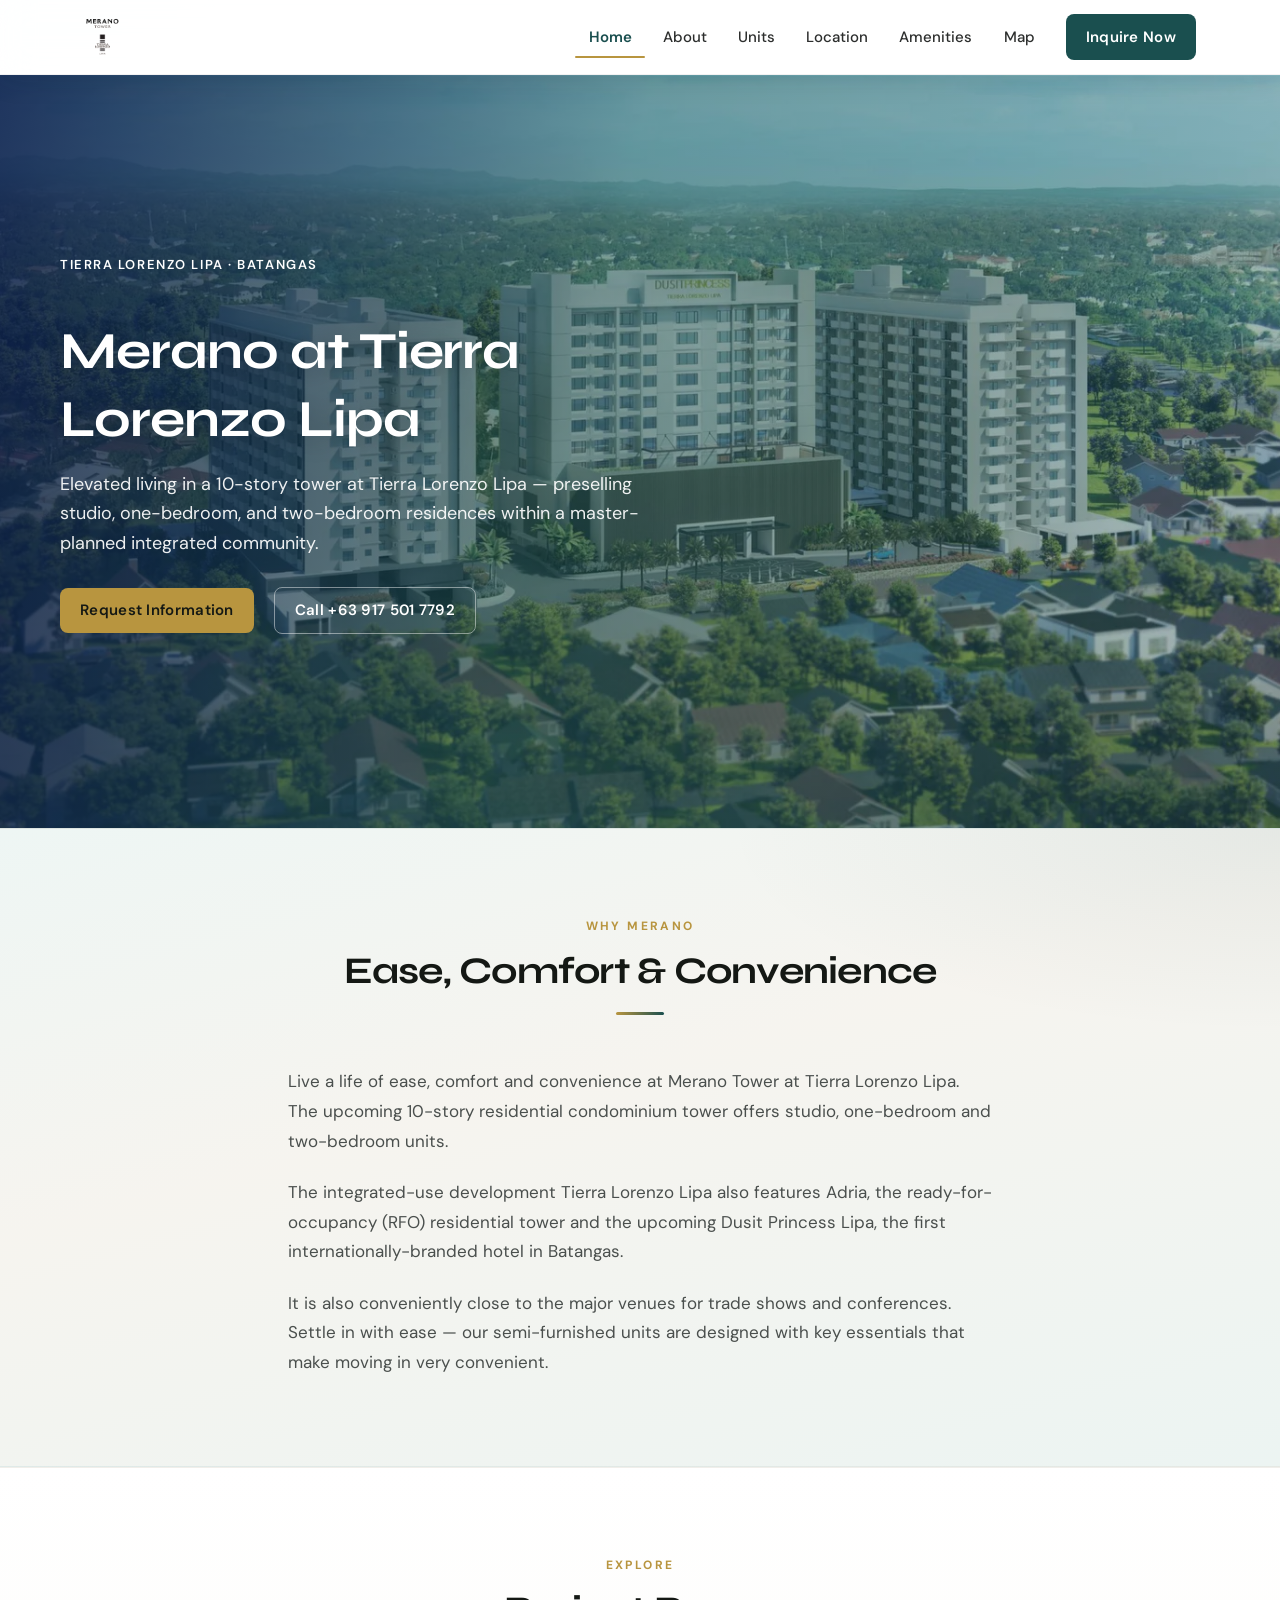
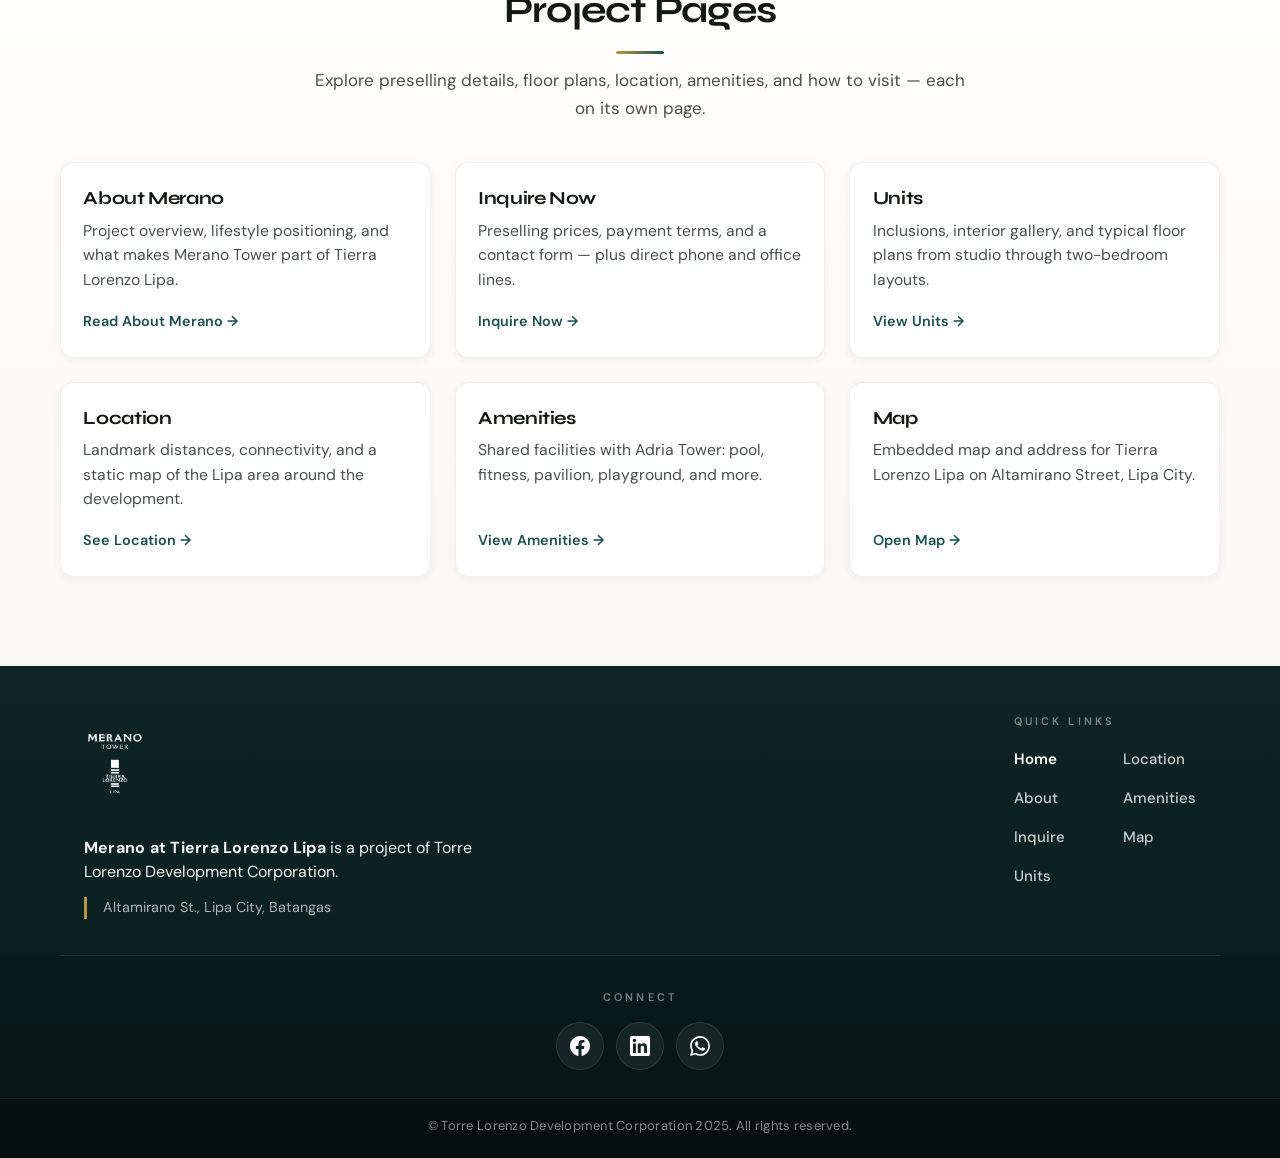
<file: index.html>
<!DOCTYPE html>
<html lang="en">
<head>
  <meta charset="utf-8">
  <meta name="viewport" content="width=device-width, initial-scale=1, viewport-fit=cover">
  <title>Merano at Tierra Lorenzo Lipa | Preselling Residences in Lipa City</title>
  <meta name="description" content="Merano Tower at Tierra Lorenzo Lipa — preselling studio to two-bedroom condominiums in a master-planned Lipa address. Request pricing, terms, and availability.">
  <link rel="preconnect" href="https://fonts.googleapis.com">
  <link rel="preconnect" href="https://fonts.gstatic.com" crossorigin>
  <link href="https://fonts.googleapis.com/css2?family=DM+Sans:ital,opsz,wght@0,9..40,400;0,9..40,500;0,9..40,600;0,9..40,700;1,9..40,400&family=Syne:wght@600;700;800&display=swap" rel="stylesheet">
  <link rel="stylesheet" href="./css/styles.css">
  <link rel="icon" href="assets/images/favicon-32x32.png" sizes="32x32">
  <noscript>
    <style>
      .hero .hero-reveal-item,
      .stagger-reveal-on-load .stagger-reveal-item,
      .reveal-on-load,
      .scroll-reveal,
      .reveal,
      .reveal-fade,
      .reveal-scale,
      .reveal-stagger > .reveal-item,
      .reveal-group,
      .reveal-group .reveal-line {
        opacity: 1 !important;
        transform: none !important;
        filter: none !important;
        animation: none !important;
      }
    </style>
  </noscript>
</head>
<body>
  <a class="sr-only" href="#main">Skip to content</a>

  <div class="header-wrap" id="header-wrap">
    <div class="header-slide">
      <div class="header-shadow" aria-hidden="true"></div>
      <header class="site-header reveal-on-load" id="site-header">
    <div class="header-inner">
      <a class="logo-link" href="index.html">
        <img src="assets/images/logo-merano-lipa.png" width="280" height="84" alt="Merano at Tierra Lorenzo Lipa">
      </a>
      <nav id="site-nav" class="nav-main" aria-label="Primary">
        <a href="index.html" aria-current="page">Home</a>
        <a href="about.html">About</a>
        <a href="units.html">Units</a>
        <a href="location.html">Location</a>
        <a href="amenities.html">Amenities</a>
        <a href="map.html">Map</a>
        <a class="btn btn-secondary nav-mobile-cta" href="inquire.html">Inquire Now</a>
      </nav>
      <div class="header-cta">
        <a class="btn btn-secondary" href="inquire.html">Inquire Now</a>
      </div>
      <button type="button" class="nav-toggle" aria-expanded="false" aria-controls="site-nav" aria-label="Open menu">
        <span class="nav-toggle-box" aria-hidden="true">
          <span class="nav-toggle-bar"></span>
          <span class="nav-toggle-bar"></span>
          <span class="nav-toggle-bar"></span>
        </span>
      </button>
    </div>
      </header>
    </div>
  </div>

  <main id="main">
    <section class="hero hero-reveal-on-load" style="background-image: url('assets/images/hero-building.webp');">
      <div class="hero-inner">
        <p class="hero-eyebrow hero-reveal-item">Tierra Lorenzo Lipa · Batangas</p>
        <h1 class="hero-reveal-item">Merano at Tierra Lorenzo Lipa</h1>
        <p class="hero-lead hero-reveal-item">Elevated living in a 10-story tower at Tierra Lorenzo Lipa — preselling studio, one-bedroom, and two-bedroom residences within a master-planned integrated community.</p>
        <div class="hero-actions hero-reveal-item">
          <a class="btn btn-primary" href="inquire.html">Request Information</a>
          <a class="btn btn-ghost" href="tel:+639175017792">Call +63 917 501 7792</a>
        </div>
      </div>
    </section>

    <section class="section section-home-story" id="why-merano" aria-labelledby="home-story-heading">
      <div class="section-inner">
        <div class="section-heading reveal-group">
          <span class="section-label reveal-line">Why Merano</span>
          <h2 class="reveal-line" id="home-story-heading">Ease, Comfort &amp; Convenience</h2>
        </div>
        <div class="home-story-body scroll-reveal">
          <p>Live a life of ease, comfort and convenience at Merano Tower at Tierra Lorenzo Lipa. The upcoming 10-story residential condominium tower offers studio, one-bedroom and two-bedroom units.</p>
          <p>The integrated-use development Tierra Lorenzo Lipa also features Adria, the ready-for-occupancy (RFO) residential tower and the upcoming Dusit Princess Lipa, the first internationally-branded hotel in Batangas.</p>
          <p>It is also conveniently close to the major venues for trade shows and conferences. Settle in with ease — our semi-furnished units are designed with key essentials that make moving in very convenient.</p>
        </div>
      </div>
    </section>

    <section class="section section-alt">
      <div class="section-inner">
        <div class="section-heading reveal-group">
          <span class="section-label reveal-line">Explore</span>
          <h2 class="reveal-line">Project Pages</h2>
          <p class="reveal-line">Explore preselling details, floor plans, location, amenities, and how to visit — each on its own page.</p>
        </div>
        <div class="explore-grid stagger-reveal-on-load">
          <a class="explore-card stagger-reveal-item" href="about.html">
            <h3>About Merano</h3>
            <p>Project overview, lifestyle positioning, and what makes Merano Tower part of Tierra Lorenzo Lipa.</p>
            <span class="explore-card-cta">Read About Merano →</span>
          </a>
          <a class="explore-card stagger-reveal-item" href="inquire.html">
            <h3>Inquire Now</h3>
            <p>Preselling prices, payment terms, and a contact form — plus direct phone and office lines.</p>
            <span class="explore-card-cta">Inquire Now →</span>
          </a>
          <a class="explore-card stagger-reveal-item" href="units.html">
            <h3>Units</h3>
            <p>Inclusions, interior gallery, and typical floor plans from studio through two-bedroom layouts.</p>
            <span class="explore-card-cta">View Units →</span>
          </a>
          <a class="explore-card stagger-reveal-item" href="location.html">
            <h3>Location</h3>
            <p>Landmark distances, connectivity, and a static map of the Lipa area around the development.</p>
            <span class="explore-card-cta">See Location →</span>
          </a>
          <a class="explore-card stagger-reveal-item" href="amenities.html">
            <h3>Amenities</h3>
            <p>Shared facilities with Adria Tower: pool, fitness, pavilion, playground, and more.</p>
            <span class="explore-card-cta">View Amenities →</span>
          </a>
          <a class="explore-card stagger-reveal-item" href="map.html">
            <h3>Map</h3>
            <p>Embedded map and address for Tierra Lorenzo Lipa on Altamirano Street, Lipa City.</p>
            <span class="explore-card-cta">Open Map →</span>
          </a>
        </div>
      </div>
    </section>
  </main>

  <footer class="site-footer">
    <div class="footer-shell">
      <div class="footer-inner reveal-stagger scroll-reveal">
        <div class="footer-brand reveal-item">
          <img class="footer-logo" src="assets/images/logo-merano-lipa.png" alt="Merano at Tierra Lorenzo Lipa" width="280" height="84" loading="lazy">
          <p class="footer-tagline"><strong>Merano at Tierra Lorenzo Lipa</strong> is a project of Torre Lorenzo Development Corporation.</p>
          <p class="footer-address">Altamirano St., Lipa City, Batangas</p>
        </div>
        <nav class="footer-nav reveal-item" aria-label="Quick links">
          <h2 class="footer-nav-heading">Quick links</h2>
          <ul class="footer-nav-list">
            <li><a href="index.html" aria-current="page">Home</a></li>
            <li><a href="about.html">About</a></li>
            <li><a href="inquire.html">Inquire</a></li>
            <li><a href="units.html">Units</a></li>
            <li><a href="location.html">Location</a></li>
            <li><a href="amenities.html">Amenities</a></li>
            <li><a href="map.html">Map</a></li>
          </ul>
        </nav>
      </div>
    </div>
    <div class="footer-social-center">
      <div class="footer-social-inner reveal-stagger scroll-reveal">
        <p class="footer-social-label reveal-item">CONNECT</p>
        <div class="social-links social-links--footer reveal-item">
        <a href="https://www.facebook.com/TorreLorenzoDevCorp" target="_blank" rel="noopener noreferrer" aria-label="Facebook">
          <svg viewBox="0 0 24 24" fill="currentColor" aria-hidden="true"><path d="M24 12.073c0-6.627-5.373-12-12-12s-12 5.373-12 12c0 5.99 4.388 10.954 10.125 11.854v-8.385H7.078v-3.47h3.047V9.43c0-3.007 1.792-4.669 4.533-4.669 1.312 0 2.686.235 2.686.235v2.953H15.83c-1.491 0-1.956.925-1.956 1.874v2.25h3.328l-.532 3.47h-2.796v8.385C19.612 23.027 24 18.062 24 12.073z"/></svg>
        </a>
        <a href="https://www.linkedin.com/company/torre-lorenzo-development-corporation" target="_blank" rel="noopener noreferrer" aria-label="LinkedIn">
          <svg viewBox="0 0 24 24" fill="currentColor" aria-hidden="true"><path d="M20.447 20.452h-3.554v-5.569c0-1.328-.027-3.037-1.852-3.037-1.853 0-2.136 1.445-2.136 2.939v5.667H9.351V9h3.414v1.561h.046c.477-.9 1.637-1.85 3.37-1.85 3.601 0 4.267 2.37 4.267 5.455v6.286zM5.337 7.433c-1.144 0-2.063-.926-2.063-2.065 0-1.138.92-2.063 2.063-2.063 1.14 0 2.064.925 2.064 2.063 0 1.139-.925 2.065-2.064 2.065zm1.782 13.019H3.555V9h3.564v11.452zM22.225 0H1.771C.792 0 0 .774 0 1.729v20.542C0 23.227.792 24 1.771 24h20.451C23.2 24 24 23.227 24 22.271V1.729C24 .774 23.2 0 22.222 0h.003z"/></svg>
        </a>
        <a href="https://wa.me/639175017792" target="_blank" rel="noopener noreferrer" aria-label="WhatsApp">
          <svg viewBox="0 0 24 24" fill="currentColor" aria-hidden="true"><path d="M17.472 14.382c-.297-.149-1.758-.867-2.03-.967-.273-.099-.471-.148-.67.15-.197.297-.767.966-.94 1.164-.173.199-.347.223-.644.075-.297-.15-1.255-.463-2.39-1.475-.883-.788-1.48-1.761-1.653-2.059-.173-.297-.018-.458.13-.606.134-.133.298-.347.446-.52.149-.174.198-.298.298-.497.099-.198.05-.371-.025-.52-.075-.149-.669-1.612-.916-2.207-.242-.579-.487-.5-.669-.51-.173-.008-.371-.01-.57-.01-.198 0-.52.074-.792.372-.272.297-1.04 1.016-1.04 2.479 0 1.462 1.065 2.875 1.213 3.074.149.198 2.096 3.2 5.077 4.487.709.306 1.262.489 1.694.625.712.227 1.36.195 1.871.118.571-.085 1.758-.719 2.006-1.413.248-.694.248-1.289.173-1.413-.074-.124-.272-.198-.57-.347m-5.421 7.403h-.004a9.87 9.87 0 01-5.031-1.378l-.361-.214-3.741.982.998-3.648-.235-.374a9.86 9.86 0 01-1.51-5.26c.001-5.45 4.436-9.884 9.888-9.884 2.64 0 5.122 1.03 6.988 2.898a9.825 9.825 0 012.893 6.994c-.003 5.45-4.435 9.884-9.884 9.884m8.413-18.297A11.815 11.815 0 0012.05 0C5.495 0 .16 5.335.157 11.892c0 2.096.547 4.142 1.588 5.945L.057 24l6.305-1.654a11.882 11.882 0 005.683 1.448h.005c6.554 0 11.89-5.335 11.893-11.893a11.821 11.821 0 00-3.48-8.413z"/></svg>
        </a>
      </div>
      </div>
    </div>
    <div class="footer-bottom">
      <div class="footer-bottom-inner">
        <span class="footer-copyright">© Torre Lorenzo Development Corporation 2025. All rights reserved.</span>
      </div>
    </div>
  </footer>

  <script src="./js/merano.js"></script>
</body>
</html>
</file>
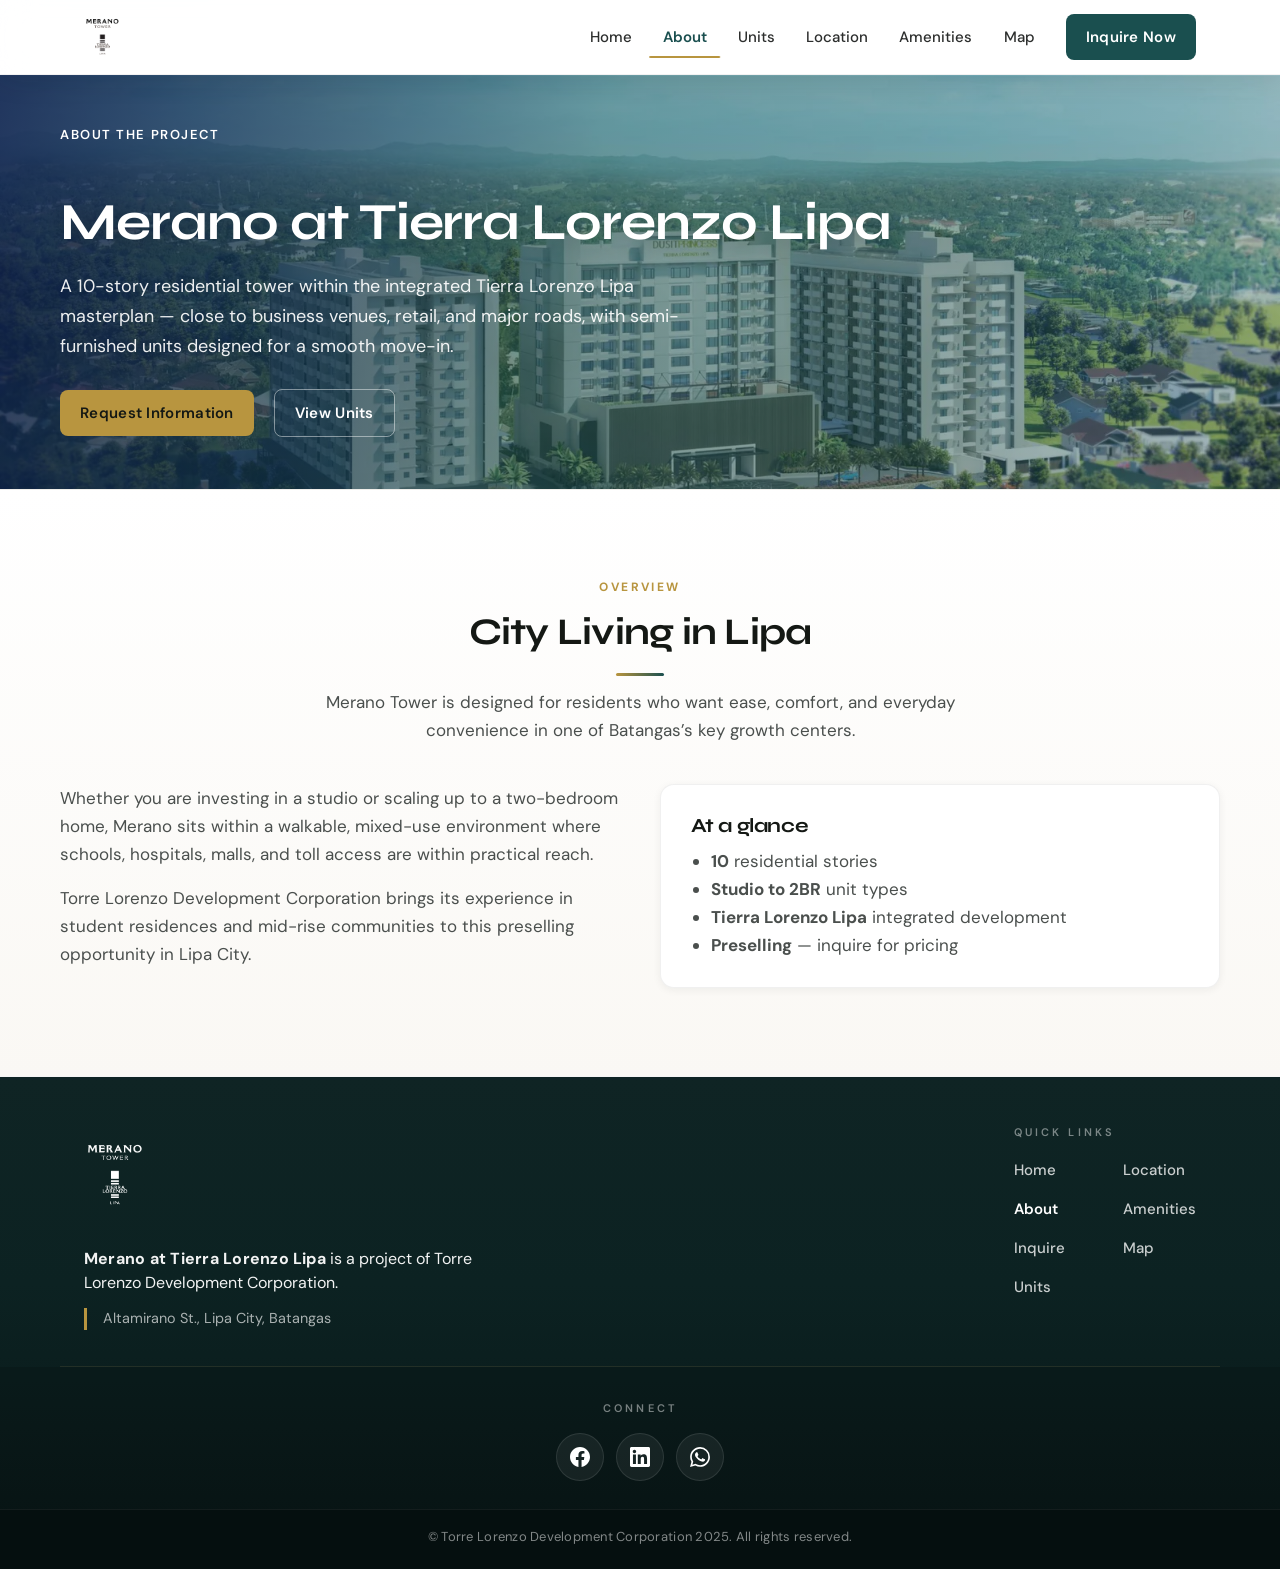
<file: about.html>
<!DOCTYPE html>
<html lang="en">
<head>
  <meta charset="utf-8">
  <meta name="viewport" content="width=device-width, initial-scale=1, viewport-fit=cover">
  <title>About | Merano at Tierra Lorenzo Lipa</title>
  <meta name="description" content="Discover Merano Tower — a 10-story residential landmark at Tierra Lorenzo Lipa, Lipa City. Preselling studio to two-bedroom residences.">
  <link rel="preconnect" href="https://fonts.googleapis.com">
  <link rel="preconnect" href="https://fonts.gstatic.com" crossorigin>
  <link href="https://fonts.googleapis.com/css2?family=DM+Sans:ital,opsz,wght@0,9..40,400;0,9..40,500;0,9..40,600;0,9..40,700;1,9..40,400&family=Syne:wght@600;700;800&display=swap" rel="stylesheet">
  <link rel="stylesheet" href="./css/styles.css">
  <link rel="icon" href="assets/images/favicon-32x32.png" sizes="32x32">
    <noscript>
    <style>
      .hero .hero-reveal-item,
      .stagger-reveal-on-load .stagger-reveal-item,
      .reveal-on-load,
      .scroll-reveal,
      .reveal,
      .reveal-fade,
      .reveal-scale,
      .reveal-stagger > .reveal-item,
      .reveal-group,
      .reveal-group .reveal-line {
        opacity: 1 !important;
        transform: none !important;
        filter: none !important;
        animation: none !important;
      }
    </style>
  </noscript>
</head>
<body>
  <a class="sr-only" href="#main">Skip to content</a>

    <div class="header-wrap" id="header-wrap">
    <div class="header-slide">
      <div class="header-shadow" aria-hidden="true"></div>
      <header class="site-header reveal-on-load" id="site-header">
    <div class="header-inner">
      <a class="logo-link" href="index.html">
        <img src="assets/images/logo-merano-lipa.png" width="280" height="84" alt="Merano at Tierra Lorenzo Lipa">
      </a>
      <nav id="site-nav" class="nav-main" aria-label="Primary">
        <a href="index.html">Home</a>
        <a href="about.html" aria-current="page">About</a>
        <a href="units.html">Units</a>
        <a href="location.html">Location</a>
        <a href="amenities.html">Amenities</a>
        <a href="map.html">Map</a>
        <a class="btn btn-secondary nav-mobile-cta" href="inquire.html">Inquire Now</a>
      </nav>
      <div class="header-cta">
        <a class="btn btn-secondary" href="inquire.html">Inquire Now</a>
      </div>
      <button type="button" class="nav-toggle" aria-expanded="false" aria-controls="site-nav" aria-label="Open menu">
        <span class="nav-toggle-box" aria-hidden="true">
          <span class="nav-toggle-bar"></span>
          <span class="nav-toggle-bar"></span>
          <span class="nav-toggle-bar"></span>
        </span>
      </button>
    </div>
      </header>
    </div>
  </div>

  <main id="main">
    <section class="hero hero--compact hero-reveal-on-load" style="background-image: url('assets/images/hero-building.webp');">
      <div class="hero-inner">
        <p class="hero-eyebrow hero-reveal-item">About the project</p>
        <h1 class="hero-reveal-item">Merano at Tierra Lorenzo Lipa</h1>
        <p class="hero-lead hero-reveal-item">A 10-story residential tower within the integrated Tierra Lorenzo Lipa masterplan — close to business venues, retail, and major roads, with semi-furnished units designed for a smooth move-in.</p>
        <div class="hero-actions hero-reveal-item">
          <a class="btn btn-primary" href="inquire.html">Request Information</a>
          <a class="btn btn-ghost" href="units.html">View Units</a>
        </div>
      </div>
    </section>

    <section class="section section-alt">
      <div class="section-inner">
        <div class="section-heading reveal-group">
          <span class="section-label reveal-line">Overview</span>
          <h2 class="reveal-line">City Living in Lipa</h2>
          <p class="reveal-line">Merano Tower is designed for residents who want ease, comfort, and everyday convenience in one of Batangas’s key growth centers.</p>
        </div>
        <div class="grid-2" style="align-items:start">
          <div class="scroll-reveal">
            <p>Whether you are investing in a studio or scaling up to a two-bedroom home, Merano sits within a walkable, mixed-use environment where schools, hospitals, malls, and toll access are within practical reach.</p>
            <p style="margin-bottom:0">Torre Lorenzo Development Corporation brings its experience in student residences and mid-rise communities to this preselling opportunity in Lipa City.</p>
          </div>
          <div class="card scroll-reveal">
            <h3>At a glance</h3>
            <ul class="reveal-stagger scroll-reveal">
              <li class="reveal-item"><strong>10</strong> residential stories</li>
              <li class="reveal-item"><strong>Studio to 2BR</strong> unit types</li>
              <li class="reveal-item"><strong>Tierra Lorenzo Lipa</strong> integrated development</li>
              <li class="reveal-item"><strong>Preselling</strong> — inquire for pricing</li>
            </ul>
          </div>
        </div>
      </div>
    </section>
  </main>

  <footer class="site-footer">
    <div class="footer-shell">
      <div class="footer-inner reveal-stagger scroll-reveal">
        <div class="footer-brand reveal-item">
          <img class="footer-logo" src="assets/images/logo-merano-lipa.png" alt="Merano at Tierra Lorenzo Lipa" width="280" height="84" loading="lazy">
          <p class="footer-tagline"><strong>Merano at Tierra Lorenzo Lipa</strong> is a project of Torre Lorenzo Development Corporation.</p>
          <p class="footer-address">Altamirano St., Lipa City, Batangas</p>
        </div>
        <nav class="footer-nav reveal-item" aria-label="Quick links">
          <h2 class="footer-nav-heading">Quick links</h2>
          <ul class="footer-nav-list">
            <li><a href="index.html">Home</a></li>
            <li><a href="about.html" aria-current="page">About</a></li>
            <li><a href="inquire.html">Inquire</a></li>
            <li><a href="units.html">Units</a></li>
            <li><a href="location.html">Location</a></li>
            <li><a href="amenities.html">Amenities</a></li>
            <li><a href="map.html">Map</a></li>
          </ul>
        </nav>
      </div>
    </div>
    <div class="footer-social-center">
      <div class="footer-social-inner reveal-stagger scroll-reveal">
        <p class="footer-social-label reveal-item">CONNECT</p>
        <div class="social-links social-links--footer reveal-item">
        <a href="https://www.facebook.com/TorreLorenzoDevCorp" target="_blank" rel="noopener noreferrer" aria-label="Facebook">
          <svg viewBox="0 0 24 24" fill="currentColor" aria-hidden="true"><path d="M24 12.073c0-6.627-5.373-12-12-12s-12 5.373-12 12c0 5.99 4.388 10.954 10.125 11.854v-8.385H7.078v-3.47h3.047V9.43c0-3.007 1.792-4.669 4.533-4.669 1.312 0 2.686.235 2.686.235v2.953H15.83c-1.491 0-1.956.925-1.956 1.874v2.25h3.328l-.532 3.47h-2.796v8.385C19.612 23.027 24 18.062 24 12.073z"/></svg>
        </a>
        <a href="https://www.linkedin.com/company/torre-lorenzo-development-corporation" target="_blank" rel="noopener noreferrer" aria-label="LinkedIn">
          <svg viewBox="0 0 24 24" fill="currentColor" aria-hidden="true"><path d="M20.447 20.452h-3.554v-5.569c0-1.328-.027-3.037-1.852-3.037-1.853 0-2.136 1.445-2.136 2.939v5.667H9.351V9h3.414v1.561h.046c.477-.9 1.637-1.85 3.37-1.85 3.601 0 4.267 2.37 4.267 5.455v6.286zM5.337 7.433c-1.144 0-2.063-.926-2.063-2.065 0-1.138.92-2.063 2.063-2.063 1.14 0 2.064.925 2.064 2.063 0 1.139-.925 2.065-2.064 2.065zm1.782 13.019H3.555V9h3.564v11.452zM22.225 0H1.771C.792 0 0 .774 0 1.729v20.542C0 23.227.792 24 1.771 24h20.451C23.2 24 24 23.227 24 22.271V1.729C24 .774 23.2 0 22.222 0h.003z"/></svg>
        </a>
        <a href="https://wa.me/639175017792" target="_blank" rel="noopener noreferrer" aria-label="WhatsApp">
          <svg viewBox="0 0 24 24" fill="currentColor" aria-hidden="true"><path d="M17.472 14.382c-.297-.149-1.758-.867-2.03-.967-.273-.099-.471-.148-.67.15-.197.297-.767.966-.94 1.164-.173.199-.347.223-.644.075-.297-.15-1.255-.463-2.39-1.475-.883-.788-1.48-1.761-1.653-2.059-.173-.297-.018-.458.13-.606.134-.133.298-.347.446-.52.149-.174.198-.298.298-.497.099-.198.05-.371-.025-.52-.075-.149-.669-1.612-.916-2.207-.242-.579-.487-.5-.669-.51-.173-.008-.371-.01-.57-.01-.198 0-.52.074-.792.372-.272.297-1.04 1.016-1.04 2.479 0 1.462 1.065 2.875 1.213 3.074.149.198 2.096 3.2 5.077 4.487.709.306 1.262.489 1.694.625.712.227 1.36.195 1.871.118.571-.085 1.758-.719 2.006-1.413.248-.694.248-1.289.173-1.413-.074-.124-.272-.198-.57-.347m-5.421 7.403h-.004a9.87 9.87 0 01-5.031-1.378l-.361-.214-3.741.982.998-3.648-.235-.374a9.86 9.86 0 01-1.51-5.26c.001-5.45 4.436-9.884 9.888-9.884 2.64 0 5.122 1.03 6.988 2.898a9.825 9.825 0 012.893 6.994c-.003 5.45-4.435 9.884-9.884 9.884m8.413-18.297A11.815 11.815 0 0012.05 0C5.495 0 .16 5.335.157 11.892c0 2.096.547 4.142 1.588 5.945L.057 24l6.305-1.654a11.882 11.882 0 005.683 1.448h.005c6.554 0 11.89-5.335 11.893-11.893a11.821 11.821 0 00-3.48-8.413z"/></svg>
        </a>
      </div>
      </div>
    </div>
    <div class="footer-bottom">
      <div class="footer-bottom-inner">
        <span class="footer-copyright">© Torre Lorenzo Development Corporation 2025. All rights reserved.</span>
      </div>
    </div>
  </footer>

  <script src="./js/merano.js"></script>
</body>
</html>
</file>
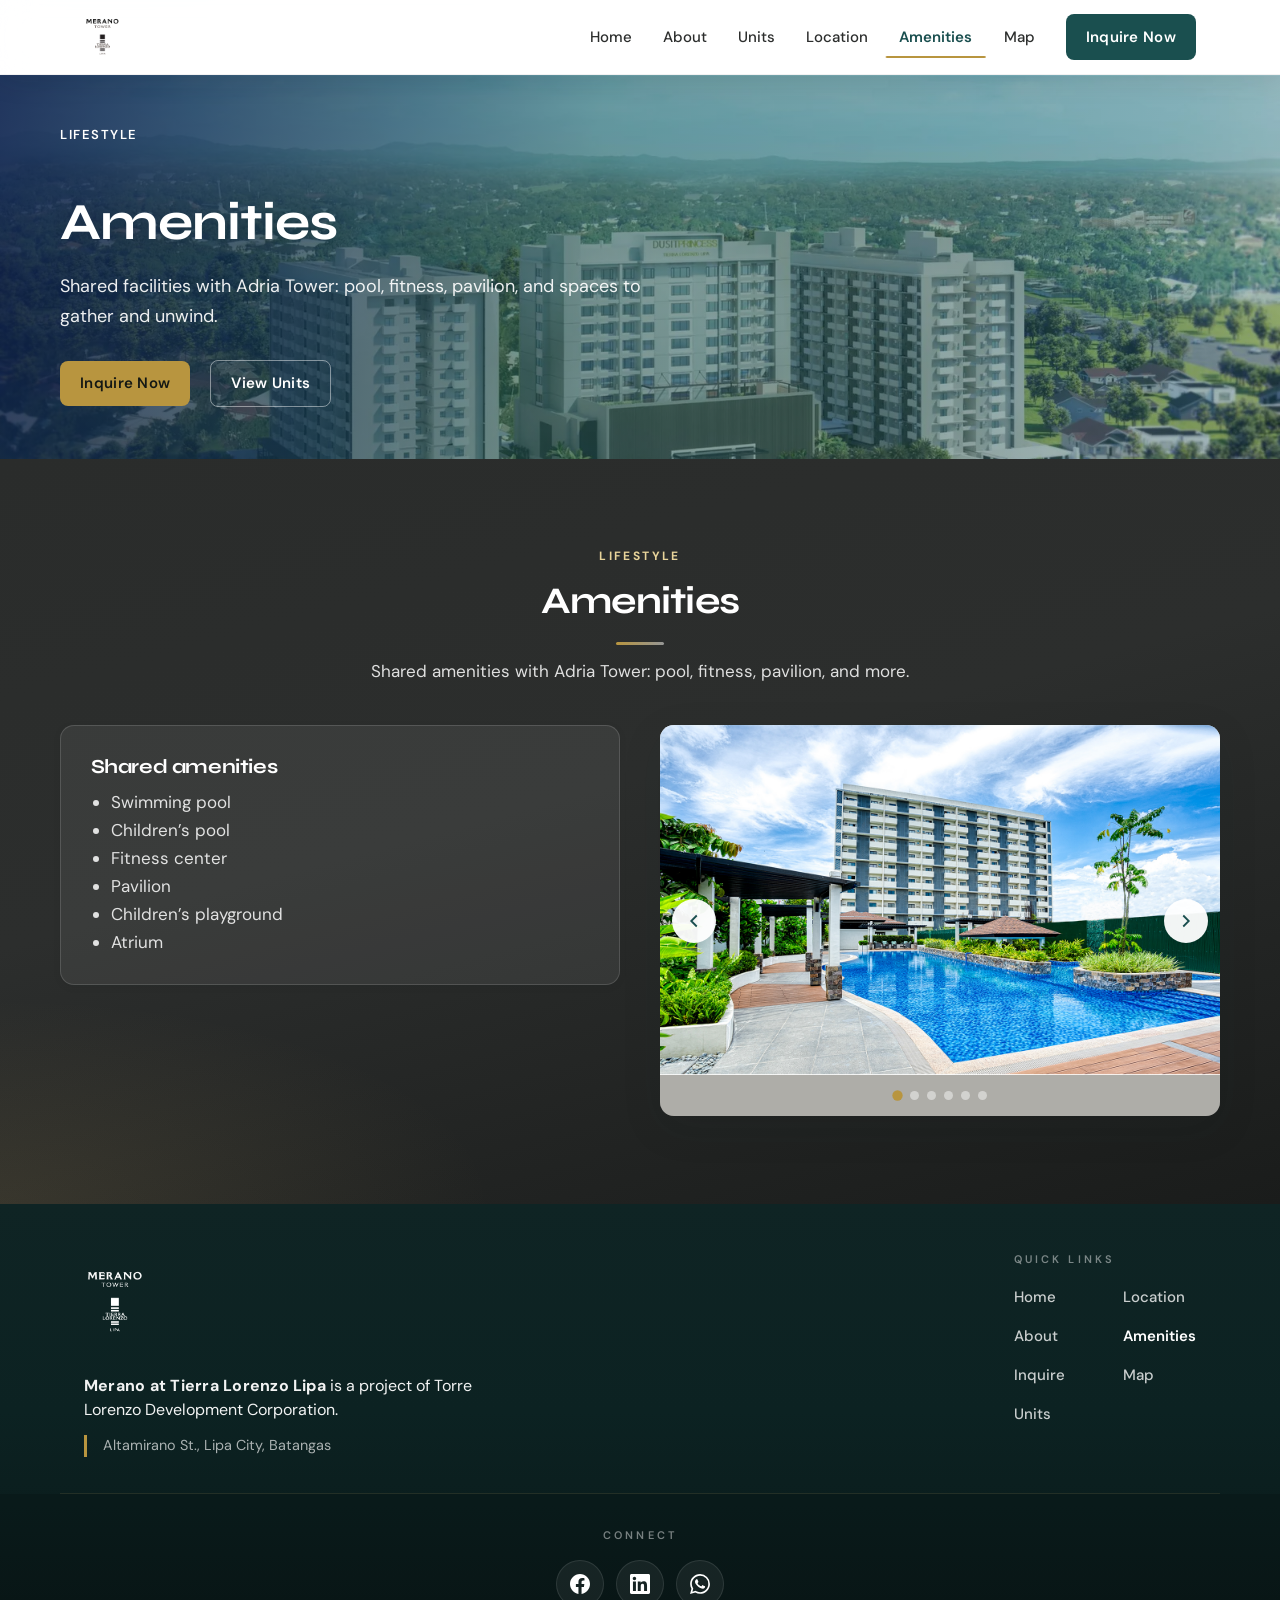
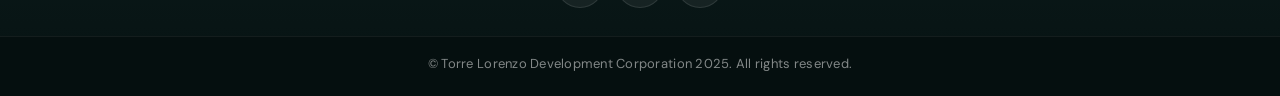
<file: amenities.html>
<!DOCTYPE html>
<html lang="en">
<head>
  <meta charset="utf-8">
  <meta name="viewport" content="width=device-width, initial-scale=1, viewport-fit=cover">
  <title>Amenities | Merano at Tierra Lorenzo Lipa</title>
  <meta name="description" content="Swimming pool, fitness, pavilion, playground, and shared amenities at Merano Tower and Adria Tower, Tierra Lorenzo Lipa.">
  <link rel="preconnect" href="https://fonts.googleapis.com">
  <link rel="preconnect" href="https://fonts.gstatic.com" crossorigin>
  <link href="https://fonts.googleapis.com/css2?family=DM+Sans:ital,opsz,wght@0,9..40,400;0,9..40,500;0,9..40,600;0,9..40,700;1,9..40,400&family=Syne:wght@600;700;800&display=swap" rel="stylesheet">
  <link rel="stylesheet" href="./css/styles.css">
  <link rel="icon" href="assets/images/favicon-32x32.png" sizes="32x32">
    <noscript>
    <style>
      .hero .hero-reveal-item,
      .stagger-reveal-on-load .stagger-reveal-item,
      .reveal-on-load,
      .scroll-reveal,
      .reveal,
      .reveal-fade,
      .reveal-scale,
      .reveal-stagger > .reveal-item,
      .reveal-group,
      .reveal-group .reveal-line {
        opacity: 1 !important;
        transform: none !important;
        filter: none !important;
        animation: none !important;
      }
    </style>
  </noscript>
</head>
<body>
  <a class="sr-only" href="#main">Skip to content</a>

    <div class="header-wrap" id="header-wrap">
    <div class="header-slide">
      <div class="header-shadow" aria-hidden="true"></div>
      <header class="site-header reveal-on-load" id="site-header">
    <div class="header-inner">
      <a class="logo-link" href="index.html">
        <img src="assets/images/logo-merano-lipa.png" width="280" height="84" alt="Merano at Tierra Lorenzo Lipa">
      </a>
      <nav id="site-nav" class="nav-main" aria-label="Primary">
        <a href="index.html">Home</a>
        <a href="about.html">About</a>
        <a href="units.html">Units</a>
        <a href="location.html">Location</a>
        <a href="amenities.html" aria-current="page">Amenities</a>
        <a href="map.html">Map</a>
        <a class="btn btn-secondary nav-mobile-cta" href="inquire.html">Inquire Now</a>
      </nav>
      <div class="header-cta">
        <a class="btn btn-secondary" href="inquire.html">Inquire Now</a>
      </div>
      <button type="button" class="nav-toggle" aria-expanded="false" aria-controls="site-nav" aria-label="Open menu">
        <span class="nav-toggle-box" aria-hidden="true">
          <span class="nav-toggle-bar"></span>
          <span class="nav-toggle-bar"></span>
          <span class="nav-toggle-bar"></span>
        </span>
      </button>
    </div>
      </header>
    </div>
  </div>

  <main id="main">
    <section class="hero hero--compact hero-reveal-on-load" style="background-image: url('assets/images/hero-building.webp');">
      <div class="hero-inner">
        <p class="hero-eyebrow hero-reveal-item">Lifestyle</p>
        <h1 class="hero-reveal-item">Amenities</h1>
        <p class="hero-lead hero-reveal-item">Shared facilities with Adria Tower: pool, fitness, pavilion, and spaces to gather and unwind.</p>
        <div class="hero-actions hero-reveal-item">
          <a class="btn btn-primary" href="inquire.html">Inquire Now</a>
          <a class="btn btn-ghost" href="units.html">View Units</a>
        </div>
      </div>
    </section>

    <section id="amenities" class="section section-dark">
      <div class="section-inner">
        <div class="section-heading reveal-group">
          <span class="section-label reveal-line">Lifestyle</span>
          <h2 class="reveal-line">Amenities</h2>
          <p class="reveal-line">Shared amenities with Adria Tower: pool, fitness, pavilion, and more.</p>
        </div>
        <div class="grid-2">
          <div class="card card--dark scroll-reveal">
            <h3>Shared amenities</h3>
            <ul class="reveal-stagger scroll-reveal">
              <li class="reveal-item">Swimming pool</li>
              <li class="reveal-item">Children’s pool</li>
              <li class="reveal-item">Fitness center</li>
              <li class="reveal-item">Pavilion</li>
              <li class="reveal-item">Children’s playground</li>
              <li class="reveal-item">Atrium</li>
            </ul>
          </div>
          <div class="reveal-scale">
            <div id="carousel-amenities" class="carousel" aria-roledescription="carousel" aria-label="Amenities gallery">
              <div class="carousel-track-wrap">
                <div class="carousel-track">
                  <div class="carousel-slide"><img src="assets/images/amenity-pool.png" alt="Swimming pool" width="1200" height="675" loading="lazy"></div>
                  <div class="carousel-slide"><img src="assets/images/amenity-fitness.png" alt="Fitness center" width="1200" height="675" loading="lazy"></div>
                  <div class="carousel-slide"><img src="assets/images/amenity-lobby-14.jpg" alt="Lobby" width="1200" height="675" loading="lazy"></div>
                  <div class="carousel-slide"><img src="assets/images/amenity-lobby-10.jpg" alt="Lobby interior" width="1200" height="675" loading="lazy"></div>
                  <div class="carousel-slide"><img src="assets/images/amenity-pavilion.jpg" alt="Pavilion" width="1200" height="675" loading="lazy"></div>
                  <div class="carousel-slide"><img src="assets/images/amenity-playground.jpg" alt="Playground" width="1200" height="675" loading="lazy"></div>
                </div>
              </div>
              <button type="button" class="carousel-nav prev" aria-label="Previous slide"><svg width="22" height="22" viewBox="0 0 24 24" fill="none" stroke="currentColor" stroke-width="2"><path d="M15 18l-6-6 6-6"/></svg></button>
              <button type="button" class="carousel-nav next" aria-label="Next slide"><svg width="22" height="22" viewBox="0 0 24 24" fill="none" stroke="currentColor" stroke-width="2"><path d="M9 18l6-6-6-6"/></svg></button>
              <div class="carousel-dots" role="tablist" aria-label="Slide indicators"></div>
            </div>
          </div>
        </div>
      </div>
    </section>
  </main>

  <footer class="site-footer">
    <div class="footer-shell">
      <div class="footer-inner reveal-stagger scroll-reveal">
        <div class="footer-brand reveal-item">
          <img class="footer-logo" src="assets/images/logo-merano-lipa.png" alt="Merano at Tierra Lorenzo Lipa" width="280" height="84" loading="lazy">
          <p class="footer-tagline"><strong>Merano at Tierra Lorenzo Lipa</strong> is a project of Torre Lorenzo Development Corporation.</p>
          <p class="footer-address">Altamirano St., Lipa City, Batangas</p>
        </div>
        <nav class="footer-nav" aria-label="Quick links">
          <h2 class="footer-nav-heading">Quick links</h2>
          <ul class="footer-nav-list">
            <li><a href="index.html">Home</a></li>
            <li><a href="about.html">About</a></li>
            <li><a href="inquire.html">Inquire</a></li>
            <li><a href="units.html">Units</a></li>
            <li><a href="location.html">Location</a></li>
            <li><a href="amenities.html" aria-current="page">Amenities</a></li>
            <li><a href="map.html">Map</a></li>
          </ul>
        </nav>
      </div>
    </div>
    <div class="footer-social-center">
      <div class="footer-social-inner reveal-stagger scroll-reveal">
        <p class="footer-social-label reveal-item">CONNECT</p>
        <div class="social-links social-links--footer reveal-item">
        <a href="https://www.facebook.com/TorreLorenzoDevCorp" target="_blank" rel="noopener noreferrer" aria-label="Facebook">
          <svg viewBox="0 0 24 24" fill="currentColor" aria-hidden="true"><path d="M24 12.073c0-6.627-5.373-12-12-12s-12 5.373-12 12c0 5.99 4.388 10.954 10.125 11.854v-8.385H7.078v-3.47h3.047V9.43c0-3.007 1.792-4.669 4.533-4.669 1.312 0 2.686.235 2.686.235v2.953H15.83c-1.491 0-1.956.925-1.956 1.874v2.25h3.328l-.532 3.47h-2.796v8.385C19.612 23.027 24 18.062 24 12.073z"/></svg>
        </a>
        <a href="https://www.linkedin.com/company/torre-lorenzo-development-corporation" target="_blank" rel="noopener noreferrer" aria-label="LinkedIn">
          <svg viewBox="0 0 24 24" fill="currentColor" aria-hidden="true"><path d="M20.447 20.452h-3.554v-5.569c0-1.328-.027-3.037-1.852-3.037-1.853 0-2.136 1.445-2.136 2.939v5.667H9.351V9h3.414v1.561h.046c.477-.9 1.637-1.85 3.37-1.85 3.601 0 4.267 2.37 4.267 5.455v6.286zM5.337 7.433c-1.144 0-2.063-.926-2.063-2.065 0-1.138.92-2.063 2.063-2.063 1.14 0 2.064.925 2.064 2.063 0 1.139-.925 2.065-2.064 2.065zm1.782 13.019H3.555V9h3.564v11.452zM22.225 0H1.771C.792 0 0 .774 0 1.729v20.542C0 23.227.792 24 1.771 24h20.451C23.2 24 24 23.227 24 22.271V1.729C24 .774 23.2 0 22.222 0h.003z"/></svg>
        </a>
        <a href="https://wa.me/639175017792" target="_blank" rel="noopener noreferrer" aria-label="WhatsApp">
          <svg viewBox="0 0 24 24" fill="currentColor" aria-hidden="true"><path d="M17.472 14.382c-.297-.149-1.758-.867-2.03-.967-.273-.099-.471-.148-.67.15-.197.297-.767.966-.94 1.164-.173.199-.347.223-.644.075-.297-.15-1.255-.463-2.39-1.475-.883-.788-1.48-1.761-1.653-2.059-.173-.297-.018-.458.13-.606.134-.133.298-.347.446-.52.149-.174.198-.298.298-.497.099-.198.05-.371-.025-.52-.075-.149-.669-1.612-.916-2.207-.242-.579-.487-.5-.669-.51-.173-.008-.371-.01-.57-.01-.198 0-.52.074-.792.372-.272.297-1.04 1.016-1.04 2.479 0 1.462 1.065 2.875 1.213 3.074.149.198 2.096 3.2 5.077 4.487.709.306 1.262.489 1.694.625.712.227 1.36.195 1.871.118.571-.085 1.758-.719 2.006-1.413.248-.694.248-1.289.173-1.413-.074-.124-.272-.198-.57-.347m-5.421 7.403h-.004a9.87 9.87 0 01-5.031-1.378l-.361-.214-3.741.982.998-3.648-.235-.374a9.86 9.86 0 01-1.51-5.26c.001-5.45 4.436-9.884 9.888-9.884 2.64 0 5.122 1.03 6.988 2.898a9.825 9.825 0 012.893 6.994c-.003 5.45-4.435 9.884-9.884 9.884m8.413-18.297A11.815 11.815 0 0012.05 0C5.495 0 .16 5.335.157 11.892c0 2.096.547 4.142 1.588 5.945L.057 24l6.305-1.654a11.882 11.882 0 005.683 1.448h.005c6.554 0 11.89-5.335 11.893-11.893a11.821 11.821 0 00-3.48-8.413z"/></svg>
        </a>
      </div>
      </div>
    </div>
    <div class="footer-bottom">
      <div class="footer-bottom-inner">
        <span class="footer-copyright">© Torre Lorenzo Development Corporation 2025. All rights reserved.</span>
      </div>
    </div>
  </footer>

  <script src="./js/merano.js"></script>
</body>
</html>
</file>
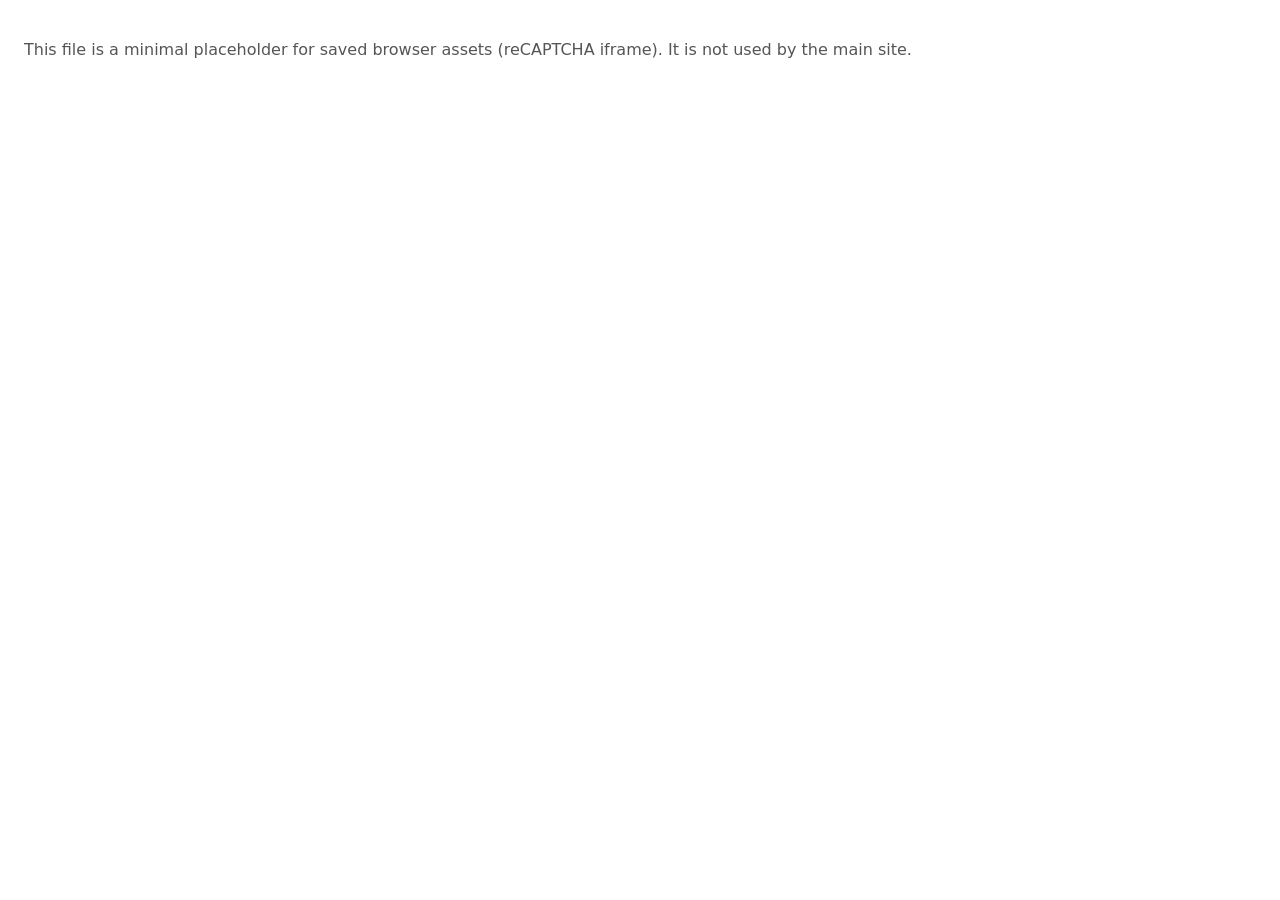
<file: anchor.html>
<!DOCTYPE html>
<html lang="en">
<head>
  <meta charset="utf-8">
  <title>reCAPTCHA placeholder</title>
  <meta name="viewport" content="width=device-width, initial-scale=1">
  <style>body{font-family:system-ui,sans-serif;padding:1rem;color:#555}</style>
</head>
<body>
  <p>This file is a minimal placeholder for saved browser assets (reCAPTCHA iframe). It is not used by the main site.</p>
</body>
</html>
</file>
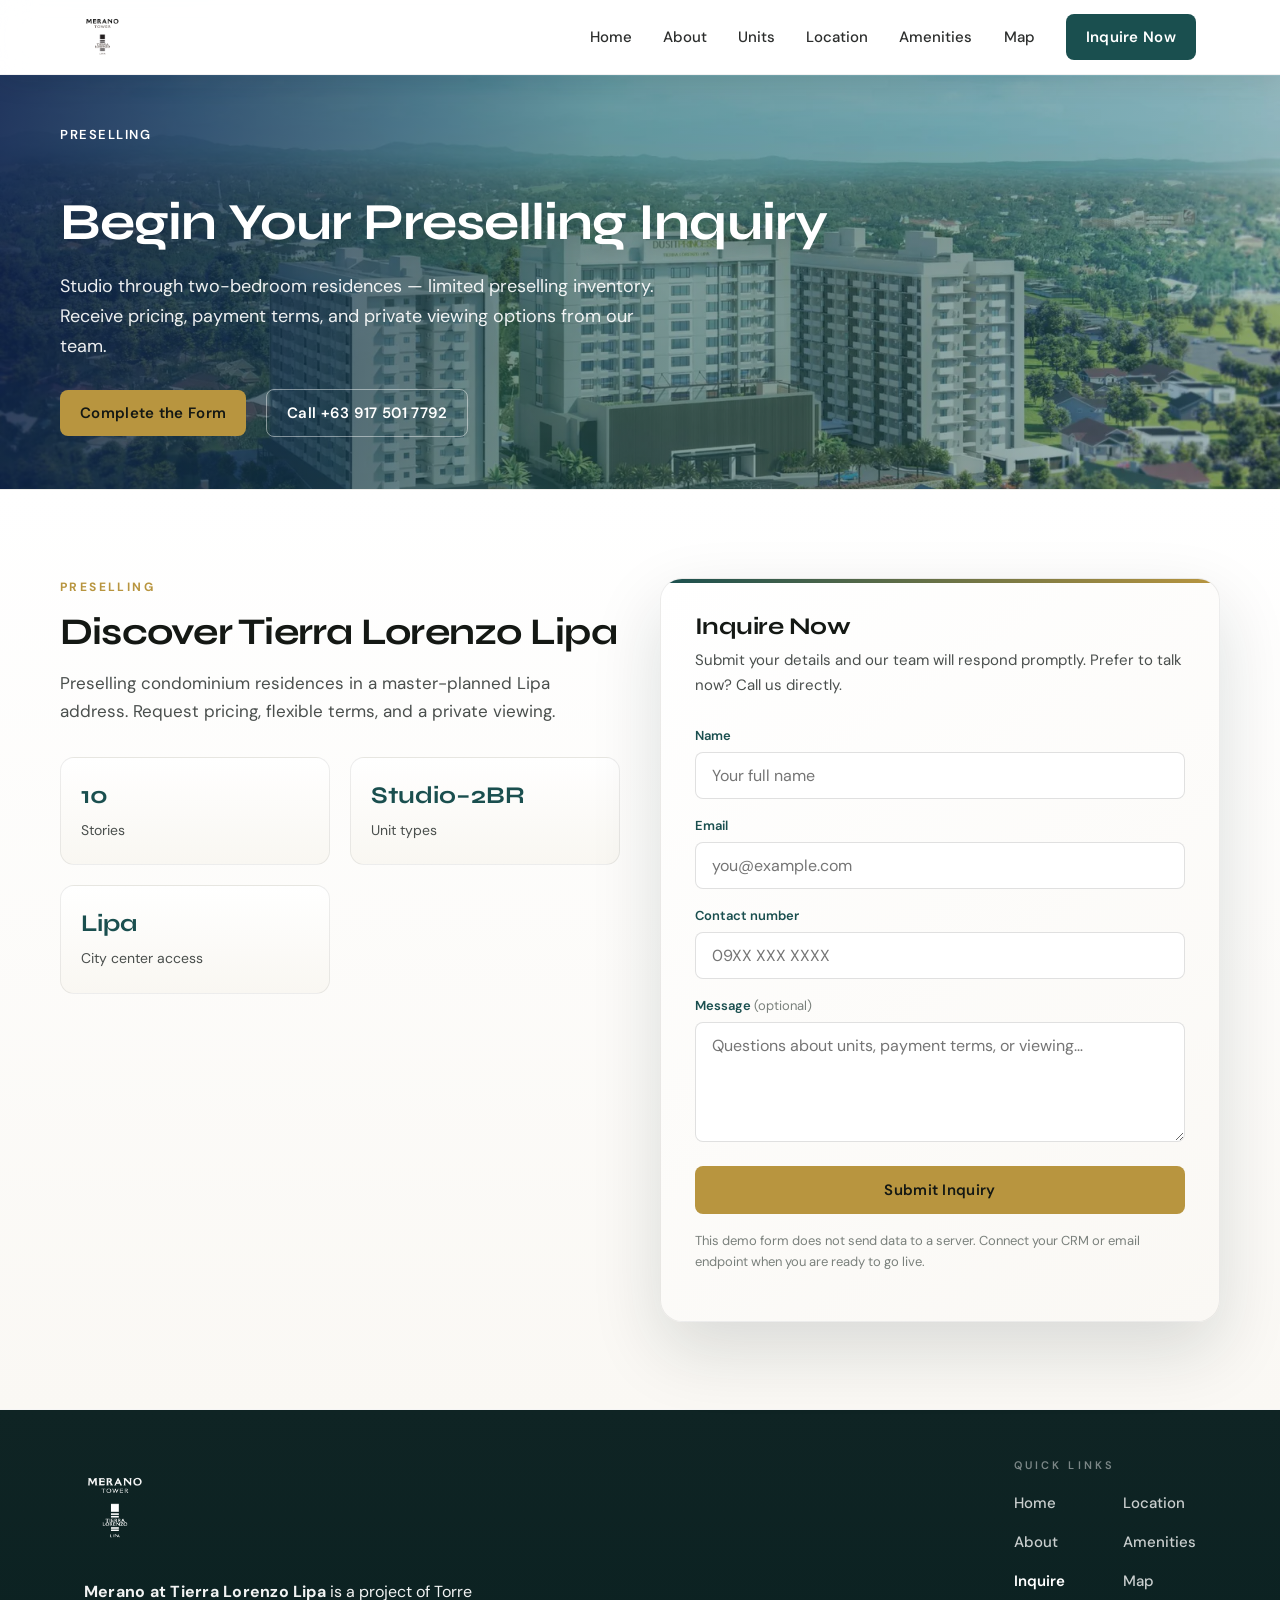
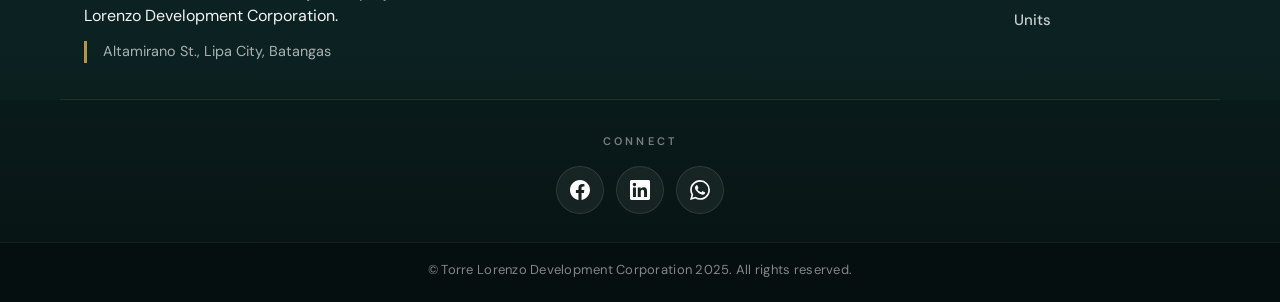
<file: inquire.html>
<!DOCTYPE html>
<html lang="en">
<head>
  <meta charset="utf-8">
  <meta name="viewport" content="width=device-width, initial-scale=1, viewport-fit=cover">
  <title>Inquire Now | Merano at Tierra Lorenzo Lipa</title>
  <meta name="description" content="Request preselling pricing, payment terms, and unit availability for Merano Tower at Tierra Lorenzo Lipa, Lipa City.">
  <link rel="preconnect" href="https://fonts.googleapis.com">
  <link rel="preconnect" href="https://fonts.gstatic.com" crossorigin>
  <link href="https://fonts.googleapis.com/css2?family=DM+Sans:ital,opsz,wght@0,9..40,400;0,9..40,500;0,9..40,600;0,9..40,700;1,9..40,400&family=Syne:wght@600;700;800&display=swap" rel="stylesheet">
  <link rel="stylesheet" href="./css/styles.css">
  <link rel="icon" href="assets/images/favicon-32x32.png" sizes="32x32">
    <noscript>
    <style>
      .hero .hero-reveal-item,
      .stagger-reveal-on-load .stagger-reveal-item,
      .reveal-on-load,
      .scroll-reveal,
      .reveal,
      .reveal-fade,
      .reveal-scale,
      .reveal-stagger > .reveal-item,
      .reveal-group,
      .reveal-group .reveal-line {
        opacity: 1 !important;
        transform: none !important;
        filter: none !important;
        animation: none !important;
      }
    </style>
  </noscript>
</head>
<body>
  <a class="sr-only" href="#main">Skip to content</a>

    <div class="header-wrap" id="header-wrap">
    <div class="header-slide">
      <div class="header-shadow" aria-hidden="true"></div>
      <header class="site-header reveal-on-load" id="site-header">
    <div class="header-inner">
      <a class="logo-link" href="index.html">
        <img src="assets/images/logo-merano-lipa.png" width="280" height="84" alt="Merano at Tierra Lorenzo Lipa">
      </a>
      <nav id="site-nav" class="nav-main" aria-label="Primary">
        <a href="index.html">Home</a>
        <a href="about.html">About</a>
        <a href="units.html">Units</a>
        <a href="location.html">Location</a>
        <a href="amenities.html">Amenities</a>
        <a href="map.html">Map</a>
        <a class="btn btn-secondary nav-mobile-cta" href="inquire.html" aria-current="page">Inquire Now</a>
      </nav>
      <div class="header-cta">
        <a class="btn btn-secondary" href="inquire.html" aria-current="page">Inquire Now</a>
      </div>
      <button type="button" class="nav-toggle" aria-expanded="false" aria-controls="site-nav" aria-label="Open menu">
        <span class="nav-toggle-box" aria-hidden="true">
          <span class="nav-toggle-bar"></span>
          <span class="nav-toggle-bar"></span>
          <span class="nav-toggle-bar"></span>
        </span>
      </button>
    </div>
      </header>
    </div>
  </div>

  <main id="main">
    <section class="hero hero--compact hero-reveal-on-load" style="background-image: url('assets/images/hero-building.webp');">
      <div class="hero-inner">
        <p class="hero-eyebrow hero-reveal-item">Preselling</p>
        <h1 class="hero-reveal-item">Begin Your Preselling Inquiry</h1>
        <p class="hero-lead hero-reveal-item">Studio through two-bedroom residences — limited preselling inventory. Receive pricing, payment terms, and private viewing options from our team.</p>
        <div class="hero-actions hero-reveal-item">
          <a class="btn btn-primary" href="#inquiry-form">Complete the Form</a>
          <a class="btn btn-ghost" href="tel:+639175017792">Call +63 917 501 7792</a>
        </div>
      </div>
    </section>

    <section id="inquire" class="section section-alt">
      <div class="section-inner grid-2">
        <div class="inquire-intro scroll-reveal reveal-group">
          <span class="section-label reveal-line">Preselling</span>
          <h2 class="reveal-line">Discover Tierra Lorenzo Lipa</h2>
          <p class="reveal-line">Preselling condominium residences in a master-planned Lipa address. Request pricing, flexible terms, and a private viewing.</p>
          <div class="features reveal-stagger scroll-reveal">
            <div class="feature reveal-item"><strong>10</strong><span>Stories</span></div>
            <div class="feature reveal-item"><strong>Studio–2BR</strong><span>Unit types</span></div>
            <div class="feature reveal-item"><strong>Lipa</strong><span>City center access</span></div>
          </div>
        </div>
        <div class="inquiry-panel scroll-reveal">
          <h2>Inquire Now</h2>
          <p class="inquiry-sub">Submit your details and our team will respond promptly. Prefer to talk now? Call us directly.</p>
          <div id="form-success" class="form-success" tabindex="-1" role="status">Thank you — your inquiry has been received. For immediate assistance, call <a href="tel:+639175017792">+63 917 501 7792</a>.</div>
          <form id="inquiry-form" class="inquiry-form" action="#" method="post" novalidate>
            <div class="form-row">
              <label for="name">Name</label>
              <input id="name" name="name" type="text" autocomplete="name" required placeholder="Your full name">
            </div>
            <div class="form-row">
              <label for="email">Email</label>
              <input id="email" name="email" type="email" autocomplete="email" required placeholder="you@example.com">
            </div>
            <div class="form-row">
              <label for="phone">Contact number</label>
              <input id="phone" name="phone" type="tel" autocomplete="tel" required placeholder="09XX XXX XXXX">
            </div>
            <div class="form-row">
              <label for="message">Message <span style="font-weight:400;color:var(--color-muted-2)">(optional)</span></label>
              <textarea id="message" name="message" placeholder="Questions about units, payment terms, or viewing…"></textarea>
            </div>
            <button type="submit" class="btn btn-primary" style="width:100%;padding:0.85rem">Submit Inquiry</button>
            <p class="form-note">This demo form does not send data to a server. Connect your CRM or email endpoint when you are ready to go live.</p>
          </form>
        </div>
      </div>
    </section>
  </main>

  <footer class="site-footer">
    <div class="footer-shell">
      <div class="footer-inner reveal-stagger scroll-reveal">
        <div class="footer-brand reveal-item">
          <img class="footer-logo" src="assets/images/logo-merano-lipa.png" alt="Merano at Tierra Lorenzo Lipa" width="280" height="84" loading="lazy">
          <p class="footer-tagline"><strong>Merano at Tierra Lorenzo Lipa</strong> is a project of Torre Lorenzo Development Corporation.</p>
          <p class="footer-address">Altamirano St., Lipa City, Batangas</p>
        </div>
        <nav class="footer-nav reveal-item" aria-label="Quick links">
          <h2 class="footer-nav-heading">Quick links</h2>
          <ul class="footer-nav-list">
            <li><a href="index.html">Home</a></li>
            <li><a href="about.html">About</a></li>
            <li><a href="inquire.html" aria-current="page">Inquire</a></li>
            <li><a href="units.html">Units</a></li>
            <li><a href="location.html">Location</a></li>
            <li><a href="amenities.html">Amenities</a></li>
            <li><a href="map.html">Map</a></li>
          </ul>
        </nav>
      </div>
    </div>
    <div class="footer-social-center">
      <div class="footer-social-inner reveal-stagger scroll-reveal">
        <p class="footer-social-label reveal-item">CONNECT</p>
        <div class="social-links social-links--footer reveal-item">
        <a href="https://www.facebook.com/TorreLorenzoDevCorp" target="_blank" rel="noopener noreferrer" aria-label="Facebook">
          <svg viewBox="0 0 24 24" fill="currentColor" aria-hidden="true"><path d="M24 12.073c0-6.627-5.373-12-12-12s-12 5.373-12 12c0 5.99 4.388 10.954 10.125 11.854v-8.385H7.078v-3.47h3.047V9.43c0-3.007 1.792-4.669 4.533-4.669 1.312 0 2.686.235 2.686.235v2.953H15.83c-1.491 0-1.956.925-1.956 1.874v2.25h3.328l-.532 3.47h-2.796v8.385C19.612 23.027 24 18.062 24 12.073z"/></svg>
        </a>
        <a href="https://www.linkedin.com/company/torre-lorenzo-development-corporation" target="_blank" rel="noopener noreferrer" aria-label="LinkedIn">
          <svg viewBox="0 0 24 24" fill="currentColor" aria-hidden="true"><path d="M20.447 20.452h-3.554v-5.569c0-1.328-.027-3.037-1.852-3.037-1.853 0-2.136 1.445-2.136 2.939v5.667H9.351V9h3.414v1.561h.046c.477-.9 1.637-1.85 3.37-1.85 3.601 0 4.267 2.37 4.267 5.455v6.286zM5.337 7.433c-1.144 0-2.063-.926-2.063-2.065 0-1.138.92-2.063 2.063-2.063 1.14 0 2.064.925 2.064 2.063 0 1.139-.925 2.065-2.064 2.065zm1.782 13.019H3.555V9h3.564v11.452zM22.225 0H1.771C.792 0 0 .774 0 1.729v20.542C0 23.227.792 24 1.771 24h20.451C23.2 24 24 23.227 24 22.271V1.729C24 .774 23.2 0 22.222 0h.003z"/></svg>
        </a>
        <a href="https://wa.me/639175017792" target="_blank" rel="noopener noreferrer" aria-label="WhatsApp">
          <svg viewBox="0 0 24 24" fill="currentColor" aria-hidden="true"><path d="M17.472 14.382c-.297-.149-1.758-.867-2.03-.967-.273-.099-.471-.148-.67.15-.197.297-.767.966-.94 1.164-.173.199-.347.223-.644.075-.297-.15-1.255-.463-2.39-1.475-.883-.788-1.48-1.761-1.653-2.059-.173-.297-.018-.458.13-.606.134-.133.298-.347.446-.52.149-.174.198-.298.298-.497.099-.198.05-.371-.025-.52-.075-.149-.669-1.612-.916-2.207-.242-.579-.487-.5-.669-.51-.173-.008-.371-.01-.57-.01-.198 0-.52.074-.792.372-.272.297-1.04 1.016-1.04 2.479 0 1.462 1.065 2.875 1.213 3.074.149.198 2.096 3.2 5.077 4.487.709.306 1.262.489 1.694.625.712.227 1.36.195 1.871.118.571-.085 1.758-.719 2.006-1.413.248-.694.248-1.289.173-1.413-.074-.124-.272-.198-.57-.347m-5.421 7.403h-.004a9.87 9.87 0 01-5.031-1.378l-.361-.214-3.741.982.998-3.648-.235-.374a9.86 9.86 0 01-1.51-5.26c.001-5.45 4.436-9.884 9.888-9.884 2.64 0 5.122 1.03 6.988 2.898a9.825 9.825 0 012.893 6.994c-.003 5.45-4.435 9.884-9.884 9.884m8.413-18.297A11.815 11.815 0 0012.05 0C5.495 0 .16 5.335.157 11.892c0 2.096.547 4.142 1.588 5.945L.057 24l6.305-1.654a11.882 11.882 0 005.683 1.448h.005c6.554 0 11.89-5.335 11.893-11.893a11.821 11.821 0 00-3.48-8.413z"/></svg>
        </a>
      </div>
      </div>
    </div>
    <div class="footer-bottom">
      <div class="footer-bottom-inner">
        <span class="footer-copyright">© Torre Lorenzo Development Corporation 2025. All rights reserved.</span>
      </div>
    </div>
  </footer>

  <script src="./js/merano.js"></script>
</body>
</html>
</file>
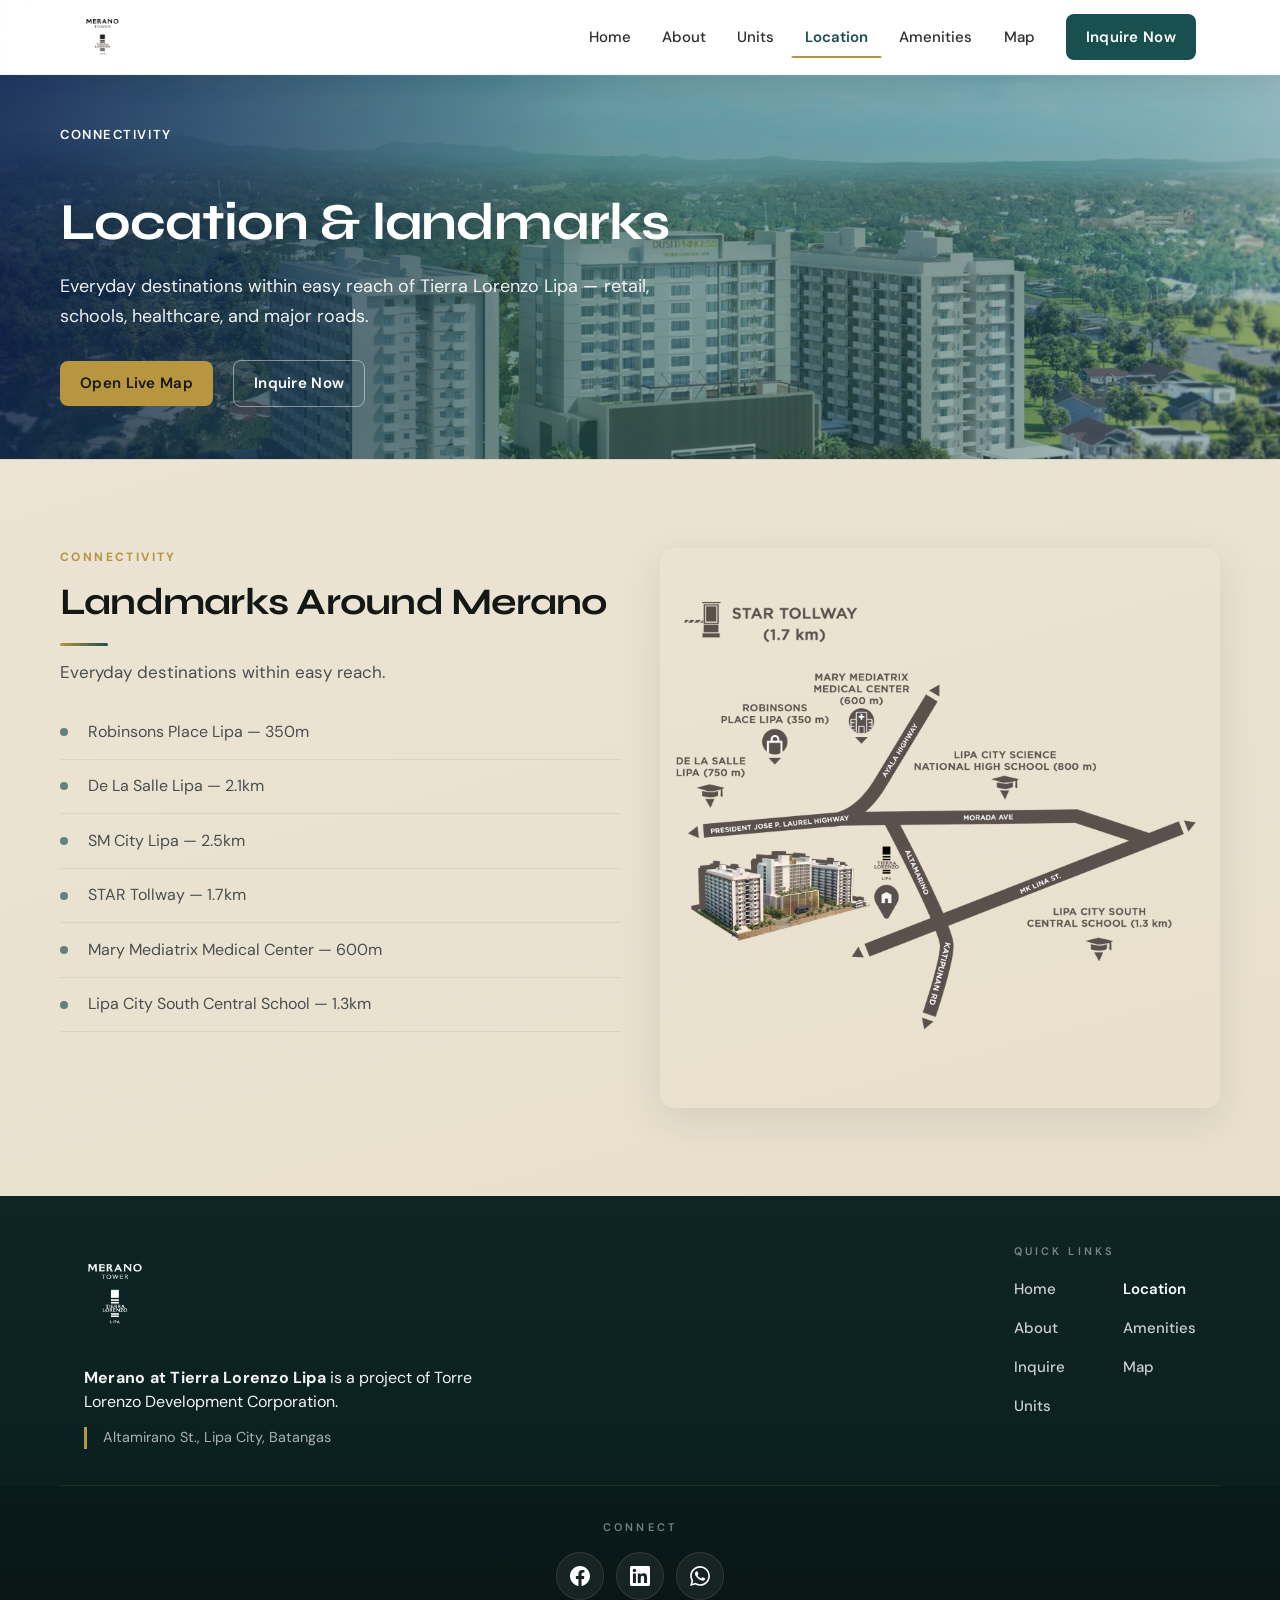
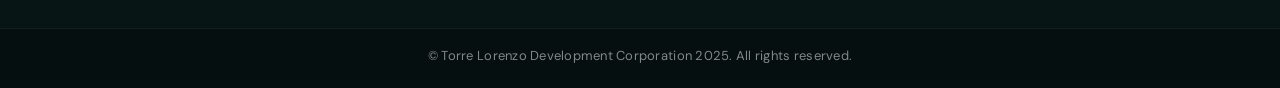
<file: location.html>
<!DOCTYPE html>
<html lang="en">
<head>
  <meta charset="utf-8">
  <meta name="viewport" content="width=device-width, initial-scale=1, viewport-fit=cover">
  <title>Location &amp; Landmarks | Merano at Tierra Lorenzo Lipa</title>
  <meta name="description" content="Landmarks and connectivity around Merano Tower at Tierra Lorenzo Lipa, Lipa City, Batangas.">
  <link rel="preconnect" href="https://fonts.googleapis.com">
  <link rel="preconnect" href="https://fonts.gstatic.com" crossorigin>
  <link href="https://fonts.googleapis.com/css2?family=DM+Sans:ital,opsz,wght@0,9..40,400;0,9..40,500;0,9..40,600;0,9..40,700;1,9..40,400&family=Syne:wght@600;700;800&display=swap" rel="stylesheet">
  <link rel="stylesheet" href="./css/styles.css">
  <link rel="icon" href="assets/images/favicon-32x32.png" sizes="32x32">
    <noscript>
    <style>
      .hero .hero-reveal-item,
      .stagger-reveal-on-load .stagger-reveal-item,
      .reveal-on-load,
      .scroll-reveal,
      .reveal,
      .reveal-fade,
      .reveal-scale,
      .reveal-stagger > .reveal-item,
      .reveal-group,
      .reveal-group .reveal-line {
        opacity: 1 !important;
        transform: none !important;
        filter: none !important;
        animation: none !important;
      }
    </style>
  </noscript>
</head>
<body>
  <a class="sr-only" href="#main">Skip to content</a>

    <div class="header-wrap" id="header-wrap">
    <div class="header-slide">
      <div class="header-shadow" aria-hidden="true"></div>
      <header class="site-header reveal-on-load" id="site-header">
    <div class="header-inner">
      <a class="logo-link" href="index.html">
        <img src="assets/images/logo-merano-lipa.png" width="280" height="84" alt="Merano at Tierra Lorenzo Lipa">
      </a>
      <nav id="site-nav" class="nav-main" aria-label="Primary">
        <a href="index.html">Home</a>
        <a href="about.html">About</a>
        <a href="units.html">Units</a>
        <a href="location.html" aria-current="page">Location</a>
        <a href="amenities.html">Amenities</a>
        <a href="map.html">Map</a>
        <a class="btn btn-secondary nav-mobile-cta" href="inquire.html">Inquire Now</a>
      </nav>
      <div class="header-cta">
        <a class="btn btn-secondary" href="inquire.html">Inquire Now</a>
      </div>
      <button type="button" class="nav-toggle" aria-expanded="false" aria-controls="site-nav" aria-label="Open menu">
        <span class="nav-toggle-box" aria-hidden="true">
          <span class="nav-toggle-bar"></span>
          <span class="nav-toggle-bar"></span>
          <span class="nav-toggle-bar"></span>
        </span>
      </button>
    </div>
      </header>
    </div>
  </div>

  <main id="main">
    <section class="hero hero--compact hero-reveal-on-load" style="background-image: url('assets/images/hero-building.webp');">
      <div class="hero-inner">
        <p class="hero-eyebrow hero-reveal-item">Connectivity</p>
        <h1 class="hero-reveal-item">Location &amp; landmarks</h1>
        <p class="hero-lead hero-reveal-item">Everyday destinations within easy reach of Tierra Lorenzo Lipa — retail, schools, healthcare, and major roads.</p>
        <div class="hero-actions hero-reveal-item">
          <a class="btn btn-primary" href="map.html">Open Live Map</a>
          <a class="btn btn-ghost" href="inquire.html">Inquire Now</a>
        </div>
      </div>
    </section>

    <section class="section section-tint">
      <div class="section-inner grid-2">
        <div>
          <div class="section-heading align-left reveal-group scroll-reveal" style="margin:0 0 1.2rem">
            <span class="section-label reveal-line">Connectivity</span>
            <h2 class="reveal-line">Landmarks Around Merano</h2>
            <p class="reveal-line">Everyday destinations within easy reach.</p>
          </div>
          <ul class="landmark-list reveal-stagger scroll-reveal">
            <li class="reveal-item">Robinsons Place Lipa — 350m</li>
            <li class="reveal-item">De La Salle Lipa — 2.1km</li>
            <li class="reveal-item">SM City Lipa — 2.5km</li>
            <li class="reveal-item">STAR Tollway — 1.7km</li>
            <li class="reveal-item">Mary Mediatrix Medical Center — 600m</li>
            <li class="reveal-item">Lipa City South Central School — 1.3km</li>
          </ul>
        </div>
        <figure class="map-figure reveal-scale">
          <a href="assets/images/lipa-map.png" target="_blank" rel="noopener noreferrer">
            <img src="assets/images/lipa-map.png" alt="Map of Lipa showing Merano and nearby landmarks" width="1200" height="1200" loading="lazy">
          </a>
        </figure>
      </div>
    </section>
  </main>

  <footer class="site-footer">
    <div class="footer-shell">
      <div class="footer-inner reveal-stagger scroll-reveal">
        <div class="footer-brand reveal-item">
          <img class="footer-logo" src="assets/images/logo-merano-lipa.png" alt="Merano at Tierra Lorenzo Lipa" width="280" height="84" loading="lazy">
          <p class="footer-tagline"><strong>Merano at Tierra Lorenzo Lipa</strong> is a project of Torre Lorenzo Development Corporation.</p>
          <p class="footer-address">Altamirano St., Lipa City, Batangas</p>
        </div>
        <nav class="footer-nav reveal-item" aria-label="Quick links">
          <h2 class="footer-nav-heading">Quick links</h2>
          <ul class="footer-nav-list">
            <li><a href="index.html">Home</a></li>
            <li><a href="about.html">About</a></li>
            <li><a href="inquire.html">Inquire</a></li>
            <li><a href="units.html">Units</a></li>
            <li><a href="location.html" aria-current="page">Location</a></li>
            <li><a href="amenities.html">Amenities</a></li>
            <li><a href="map.html">Map</a></li>
          </ul>
        </nav>
      </div>
    </div>
    <div class="footer-social-center">
      <div class="footer-social-inner reveal-stagger scroll-reveal">
        <p class="footer-social-label reveal-item">CONNECT</p>
        <div class="social-links social-links--footer reveal-item">
        <a href="https://www.facebook.com/TorreLorenzoDevCorp" target="_blank" rel="noopener noreferrer" aria-label="Facebook">
          <svg viewBox="0 0 24 24" fill="currentColor" aria-hidden="true"><path d="M24 12.073c0-6.627-5.373-12-12-12s-12 5.373-12 12c0 5.99 4.388 10.954 10.125 11.854v-8.385H7.078v-3.47h3.047V9.43c0-3.007 1.792-4.669 4.533-4.669 1.312 0 2.686.235 2.686.235v2.953H15.83c-1.491 0-1.956.925-1.956 1.874v2.25h3.328l-.532 3.47h-2.796v8.385C19.612 23.027 24 18.062 24 12.073z"/></svg>
        </a>
        <a href="https://www.linkedin.com/company/torre-lorenzo-development-corporation" target="_blank" rel="noopener noreferrer" aria-label="LinkedIn">
          <svg viewBox="0 0 24 24" fill="currentColor" aria-hidden="true"><path d="M20.447 20.452h-3.554v-5.569c0-1.328-.027-3.037-1.852-3.037-1.853 0-2.136 1.445-2.136 2.939v5.667H9.351V9h3.414v1.561h.046c.477-.9 1.637-1.85 3.37-1.85 3.601 0 4.267 2.37 4.267 5.455v6.286zM5.337 7.433c-1.144 0-2.063-.926-2.063-2.065 0-1.138.92-2.063 2.063-2.063 1.14 0 2.064.925 2.064 2.063 0 1.139-.925 2.065-2.064 2.065zm1.782 13.019H3.555V9h3.564v11.452zM22.225 0H1.771C.792 0 0 .774 0 1.729v20.542C0 23.227.792 24 1.771 24h20.451C23.2 24 24 23.227 24 22.271V1.729C24 .774 23.2 0 22.222 0h.003z"/></svg>
        </a>
        <a href="https://wa.me/639175017792" target="_blank" rel="noopener noreferrer" aria-label="WhatsApp">
          <svg viewBox="0 0 24 24" fill="currentColor" aria-hidden="true"><path d="M17.472 14.382c-.297-.149-1.758-.867-2.03-.967-.273-.099-.471-.148-.67.15-.197.297-.767.966-.94 1.164-.173.199-.347.223-.644.075-.297-.15-1.255-.463-2.39-1.475-.883-.788-1.48-1.761-1.653-2.059-.173-.297-.018-.458.13-.606.134-.133.298-.347.446-.52.149-.174.198-.298.298-.497.099-.198.05-.371-.025-.52-.075-.149-.669-1.612-.916-2.207-.242-.579-.487-.5-.669-.51-.173-.008-.371-.01-.57-.01-.198 0-.52.074-.792.372-.272.297-1.04 1.016-1.04 2.479 0 1.462 1.065 2.875 1.213 3.074.149.198 2.096 3.2 5.077 4.487.709.306 1.262.489 1.694.625.712.227 1.36.195 1.871.118.571-.085 1.758-.719 2.006-1.413.248-.694.248-1.289.173-1.413-.074-.124-.272-.198-.57-.347m-5.421 7.403h-.004a9.87 9.87 0 01-5.031-1.378l-.361-.214-3.741.982.998-3.648-.235-.374a9.86 9.86 0 01-1.51-5.26c.001-5.45 4.436-9.884 9.888-9.884 2.64 0 5.122 1.03 6.988 2.898a9.825 9.825 0 012.893 6.994c-.003 5.45-4.435 9.884-9.884 9.884m8.413-18.297A11.815 11.815 0 0012.05 0C5.495 0 .16 5.335.157 11.892c0 2.096.547 4.142 1.588 5.945L.057 24l6.305-1.654a11.882 11.882 0 005.683 1.448h.005c6.554 0 11.89-5.335 11.893-11.893a11.821 11.821 0 00-3.48-8.413z"/></svg>
        </a>
      </div>
      </div>
    </div>
    <div class="footer-bottom">
      <div class="footer-bottom-inner">
        <span class="footer-copyright">© Torre Lorenzo Development Corporation 2025. All rights reserved.</span>
      </div>
    </div>
  </footer>

  <script src="./js/merano.js"></script>
</body>
</html>
</file>
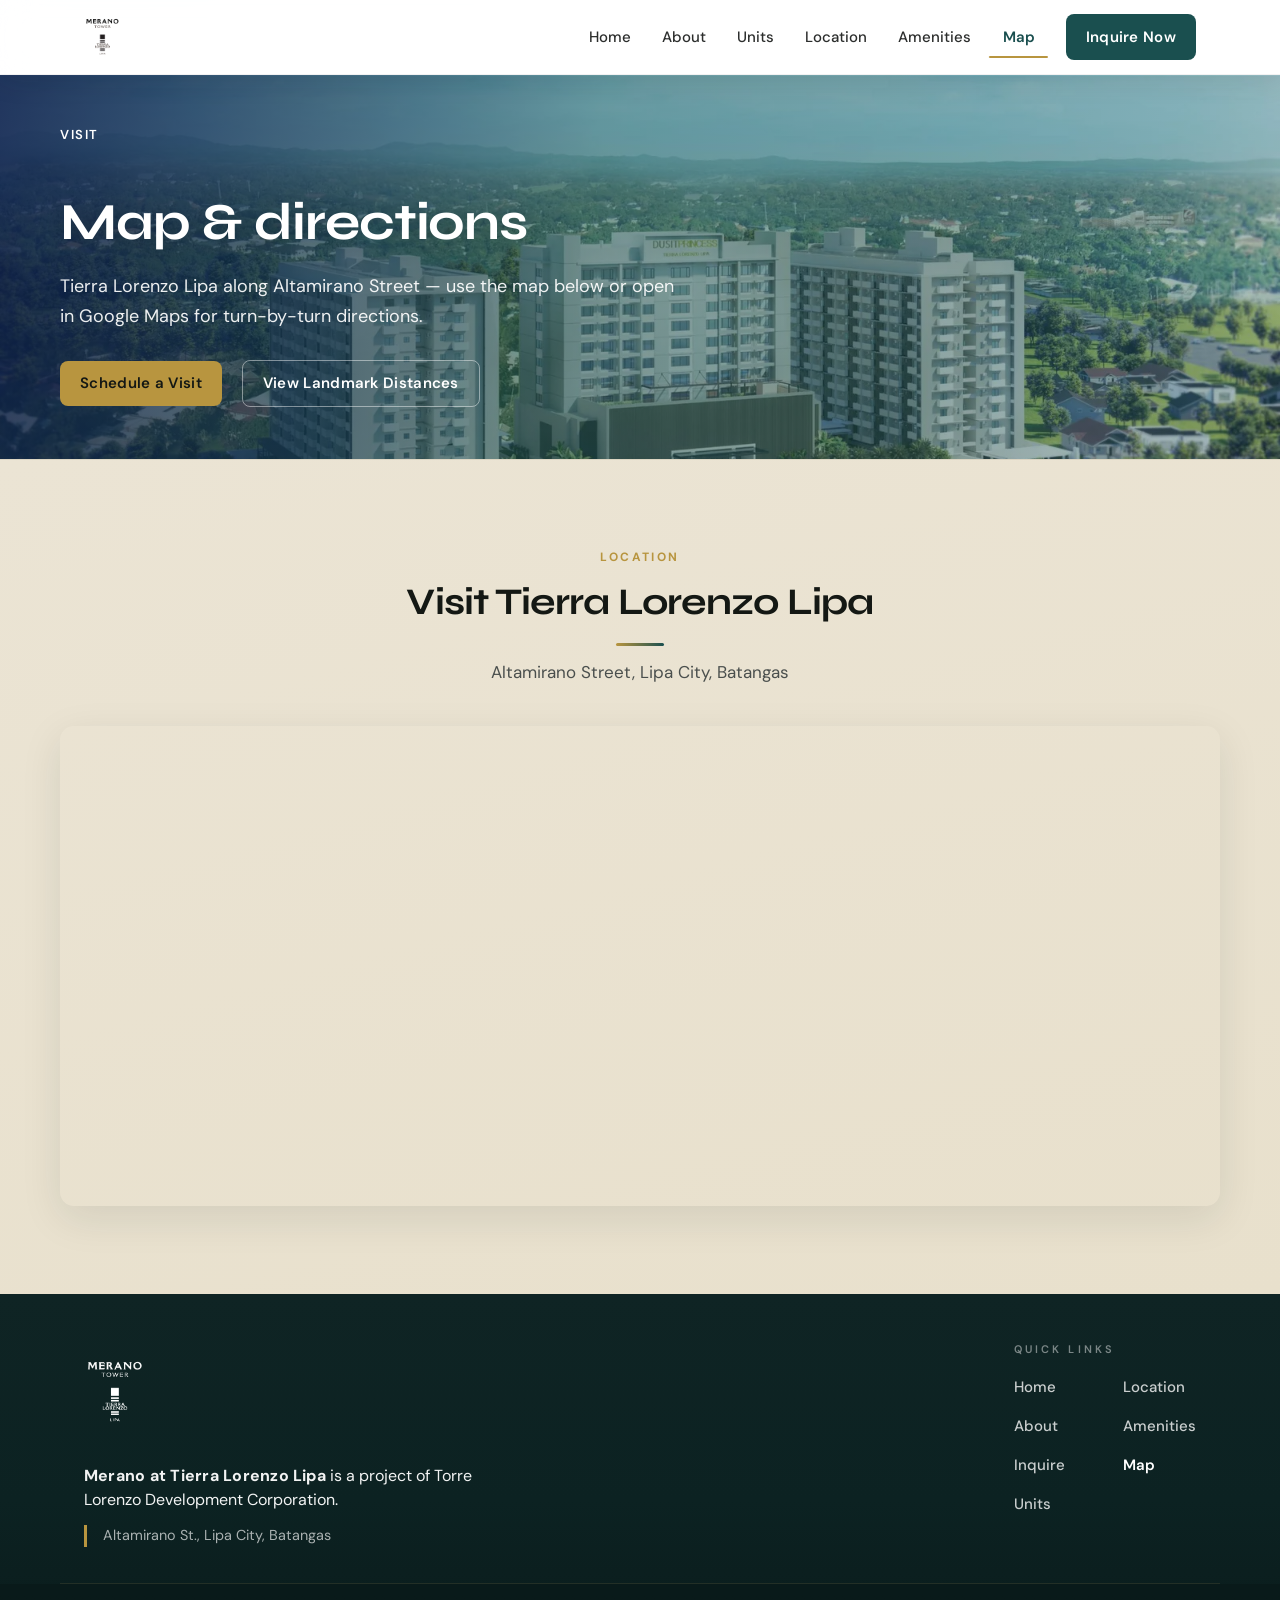
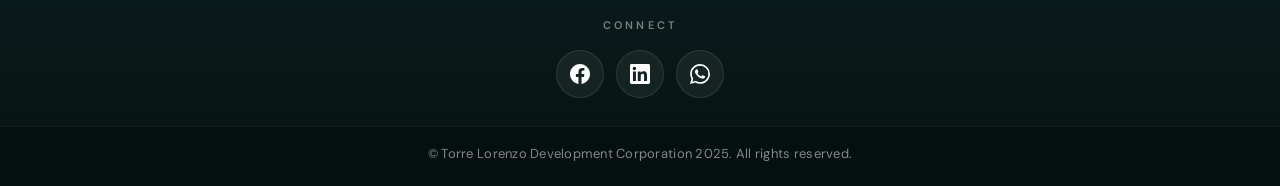
<file: map.html>
<!DOCTYPE html>
<html lang="en">
<head>
  <meta charset="utf-8">
  <meta name="viewport" content="width=device-width, initial-scale=1, viewport-fit=cover">
  <title>Map &amp; Visit | Merano at Tierra Lorenzo Lipa</title>
  <meta name="description" content="Find Tierra Lorenzo Lipa on Altamirano Street, Lipa City, Batangas — embedded map and directions.">
  <link rel="preconnect" href="https://fonts.googleapis.com">
  <link rel="preconnect" href="https://fonts.gstatic.com" crossorigin>
  <link href="https://fonts.googleapis.com/css2?family=DM+Sans:ital,opsz,wght@0,9..40,400;0,9..40,500;0,9..40,600;0,9..40,700;1,9..40,400&family=Syne:wght@600;700;800&display=swap" rel="stylesheet">
  <link rel="stylesheet" href="./css/styles.css">
  <link rel="icon" href="assets/images/favicon-32x32.png" sizes="32x32">
    <noscript>
    <style>
      .hero .hero-reveal-item,
      .stagger-reveal-on-load .stagger-reveal-item,
      .reveal-on-load,
      .scroll-reveal,
      .reveal,
      .reveal-fade,
      .reveal-scale,
      .reveal-stagger > .reveal-item,
      .reveal-group,
      .reveal-group .reveal-line {
        opacity: 1 !important;
        transform: none !important;
        filter: none !important;
        animation: none !important;
      }
    </style>
  </noscript>
</head>
<body>
  <a class="sr-only" href="#main">Skip to content</a>

    <div class="header-wrap" id="header-wrap">
    <div class="header-slide">
      <div class="header-shadow" aria-hidden="true"></div>
      <header class="site-header reveal-on-load" id="site-header">
    <div class="header-inner">
      <a class="logo-link" href="index.html">
        <img src="assets/images/logo-merano-lipa.png" width="280" height="84" alt="Merano at Tierra Lorenzo Lipa">
      </a>
      <nav id="site-nav" class="nav-main" aria-label="Primary">
        <a href="index.html">Home</a>
        <a href="about.html">About</a>
        <a href="units.html">Units</a>
        <a href="location.html">Location</a>
        <a href="amenities.html">Amenities</a>
        <a href="map.html" aria-current="page">Map</a>
        <a class="btn btn-secondary nav-mobile-cta" href="inquire.html">Inquire Now</a>
      </nav>
      <div class="header-cta">
        <a class="btn btn-secondary" href="inquire.html">Inquire Now</a>
      </div>
      <button type="button" class="nav-toggle" aria-expanded="false" aria-controls="site-nav" aria-label="Open menu">
        <span class="nav-toggle-box" aria-hidden="true">
          <span class="nav-toggle-bar"></span>
          <span class="nav-toggle-bar"></span>
          <span class="nav-toggle-bar"></span>
        </span>
      </button>
    </div>
      </header>
    </div>
  </div>

  <main id="main">
    <section class="hero hero--compact hero-reveal-on-load" style="background-image: url('assets/images/hero-building.webp');">
      <div class="hero-inner">
        <p class="hero-eyebrow hero-reveal-item">Visit</p>
        <h1 class="hero-reveal-item">Map &amp; directions</h1>
        <p class="hero-lead hero-reveal-item">Tierra Lorenzo Lipa along Altamirano Street — use the map below or open in Google Maps for turn-by-turn directions.</p>
        <div class="hero-actions hero-reveal-item">
          <a class="btn btn-primary" href="inquire.html">Schedule a Visit</a>
          <a class="btn btn-ghost" href="location.html">View Landmark Distances</a>
        </div>
      </div>
    </section>

    <section id="contact-map" class="section section-tint">
      <div class="section-inner">
        <div class="section-heading reveal-group">
          <span class="section-label reveal-line">Location</span>
          <h2 class="reveal-line">Visit Tierra Lorenzo Lipa</h2>
          <p class="reveal-line">Altamirano Street, Lipa City, Batangas</p>
        </div>
        <div class="map-embed scroll-reveal">
          <iframe title="Map of Lipa City area" loading="lazy" referrerpolicy="no-referrer-when-downgrade" src="https://maps.google.com/maps?q=Altamirano+Street+Lipa+City+Batangas&z=14&output=embed"></iframe>
        </div>
      </div>
    </section>
  </main>

  <footer class="site-footer">
    <div class="footer-shell">
      <div class="footer-inner reveal-stagger scroll-reveal">
        <div class="footer-brand reveal-item">
          <img class="footer-logo" src="assets/images/logo-merano-lipa.png" alt="Merano at Tierra Lorenzo Lipa" width="280" height="84" loading="lazy">
          <p class="footer-tagline"><strong>Merano at Tierra Lorenzo Lipa</strong> is a project of Torre Lorenzo Development Corporation.</p>
          <p class="footer-address">Altamirano St., Lipa City, Batangas</p>
        </div>
        <nav class="footer-nav reveal-item" aria-label="Quick links">
          <h2 class="footer-nav-heading">Quick links</h2>
          <ul class="footer-nav-list">
            <li><a href="index.html">Home</a></li>
            <li><a href="about.html">About</a></li>
            <li><a href="inquire.html">Inquire</a></li>
            <li><a href="units.html">Units</a></li>
            <li><a href="location.html">Location</a></li>
            <li><a href="amenities.html">Amenities</a></li>
            <li><a href="map.html" aria-current="page">Map</a></li>
          </ul>
        </nav>
      </div>
    </div>
    <div class="footer-social-center">
      <div class="footer-social-inner reveal-stagger scroll-reveal">
        <p class="footer-social-label reveal-item">CONNECT</p>
        <div class="social-links social-links--footer reveal-item">
        <a href="https://www.facebook.com/TorreLorenzoDevCorp" target="_blank" rel="noopener noreferrer" aria-label="Facebook">
          <svg viewBox="0 0 24 24" fill="currentColor" aria-hidden="true"><path d="M24 12.073c0-6.627-5.373-12-12-12s-12 5.373-12 12c0 5.99 4.388 10.954 10.125 11.854v-8.385H7.078v-3.47h3.047V9.43c0-3.007 1.792-4.669 4.533-4.669 1.312 0 2.686.235 2.686.235v2.953H15.83c-1.491 0-1.956.925-1.956 1.874v2.25h3.328l-.532 3.47h-2.796v8.385C19.612 23.027 24 18.062 24 12.073z"/></svg>
        </a>
        <a href="https://www.linkedin.com/company/torre-lorenzo-development-corporation" target="_blank" rel="noopener noreferrer" aria-label="LinkedIn">
          <svg viewBox="0 0 24 24" fill="currentColor" aria-hidden="true"><path d="M20.447 20.452h-3.554v-5.569c0-1.328-.027-3.037-1.852-3.037-1.853 0-2.136 1.445-2.136 2.939v5.667H9.351V9h3.414v1.561h.046c.477-.9 1.637-1.85 3.37-1.85 3.601 0 4.267 2.37 4.267 5.455v6.286zM5.337 7.433c-1.144 0-2.063-.926-2.063-2.065 0-1.138.92-2.063 2.063-2.063 1.14 0 2.064.925 2.064 2.063 0 1.139-.925 2.065-2.064 2.065zm1.782 13.019H3.555V9h3.564v11.452zM22.225 0H1.771C.792 0 0 .774 0 1.729v20.542C0 23.227.792 24 1.771 24h20.451C23.2 24 24 23.227 24 22.271V1.729C24 .774 23.2 0 22.222 0h.003z"/></svg>
        </a>
        <a href="https://wa.me/639175017792" target="_blank" rel="noopener noreferrer" aria-label="WhatsApp">
          <svg viewBox="0 0 24 24" fill="currentColor" aria-hidden="true"><path d="M17.472 14.382c-.297-.149-1.758-.867-2.03-.967-.273-.099-.471-.148-.67.15-.197.297-.767.966-.94 1.164-.173.199-.347.223-.644.075-.297-.15-1.255-.463-2.39-1.475-.883-.788-1.48-1.761-1.653-2.059-.173-.297-.018-.458.13-.606.134-.133.298-.347.446-.52.149-.174.198-.298.298-.497.099-.198.05-.371-.025-.52-.075-.149-.669-1.612-.916-2.207-.242-.579-.487-.5-.669-.51-.173-.008-.371-.01-.57-.01-.198 0-.52.074-.792.372-.272.297-1.04 1.016-1.04 2.479 0 1.462 1.065 2.875 1.213 3.074.149.198 2.096 3.2 5.077 4.487.709.306 1.262.489 1.694.625.712.227 1.36.195 1.871.118.571-.085 1.758-.719 2.006-1.413.248-.694.248-1.289.173-1.413-.074-.124-.272-.198-.57-.347m-5.421 7.403h-.004a9.87 9.87 0 01-5.031-1.378l-.361-.214-3.741.982.998-3.648-.235-.374a9.86 9.86 0 01-1.51-5.26c.001-5.45 4.436-9.884 9.888-9.884 2.64 0 5.122 1.03 6.988 2.898a9.825 9.825 0 012.893 6.994c-.003 5.45-4.435 9.884-9.884 9.884m8.413-18.297A11.815 11.815 0 0012.05 0C5.495 0 .16 5.335.157 11.892c0 2.096.547 4.142 1.588 5.945L.057 24l6.305-1.654a11.882 11.882 0 005.683 1.448h.005c6.554 0 11.89-5.335 11.893-11.893a11.821 11.821 0 00-3.48-8.413z"/></svg>
        </a>
      </div>
      </div>
    </div>
    <div class="footer-bottom">
      <div class="footer-bottom-inner">
        <span class="footer-copyright">© Torre Lorenzo Development Corporation 2025. All rights reserved.</span>
      </div>
    </div>
  </footer>

  <script src="./js/merano.js"></script>
</body>
</html>
</file>
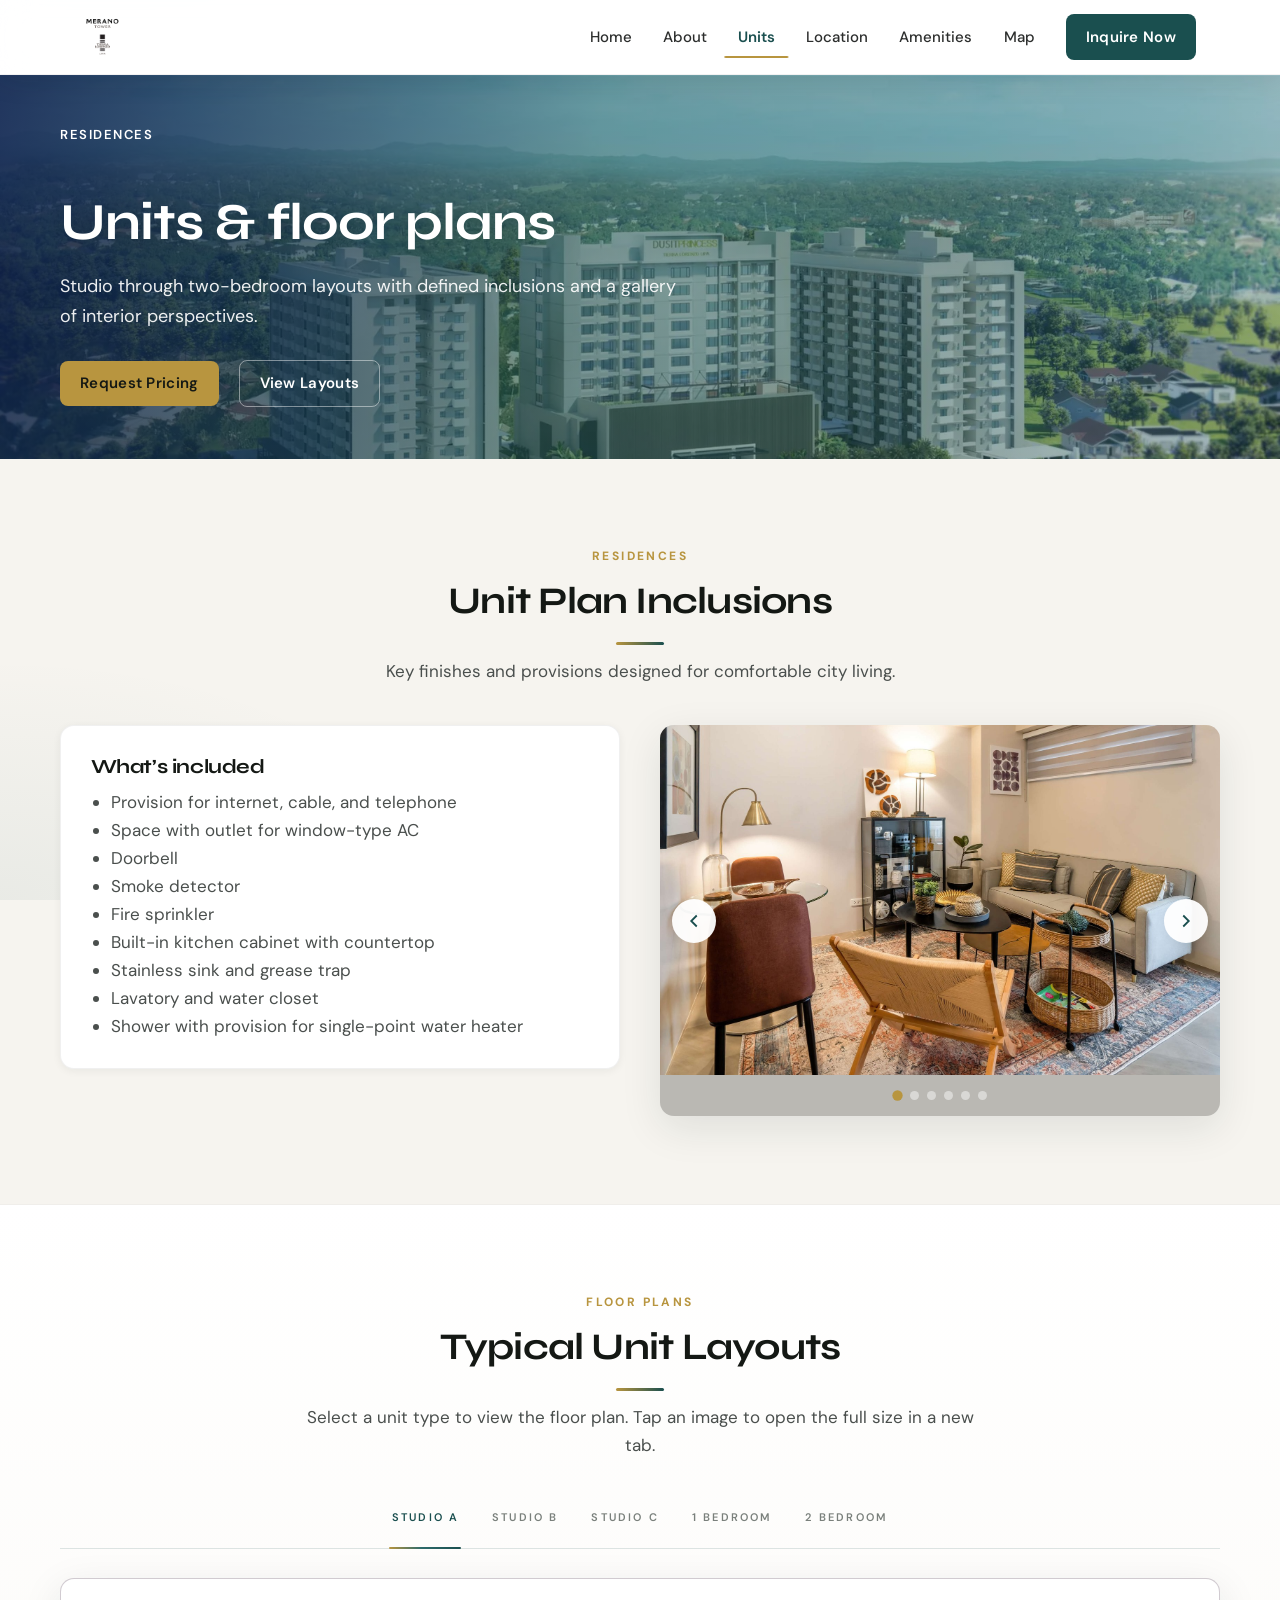
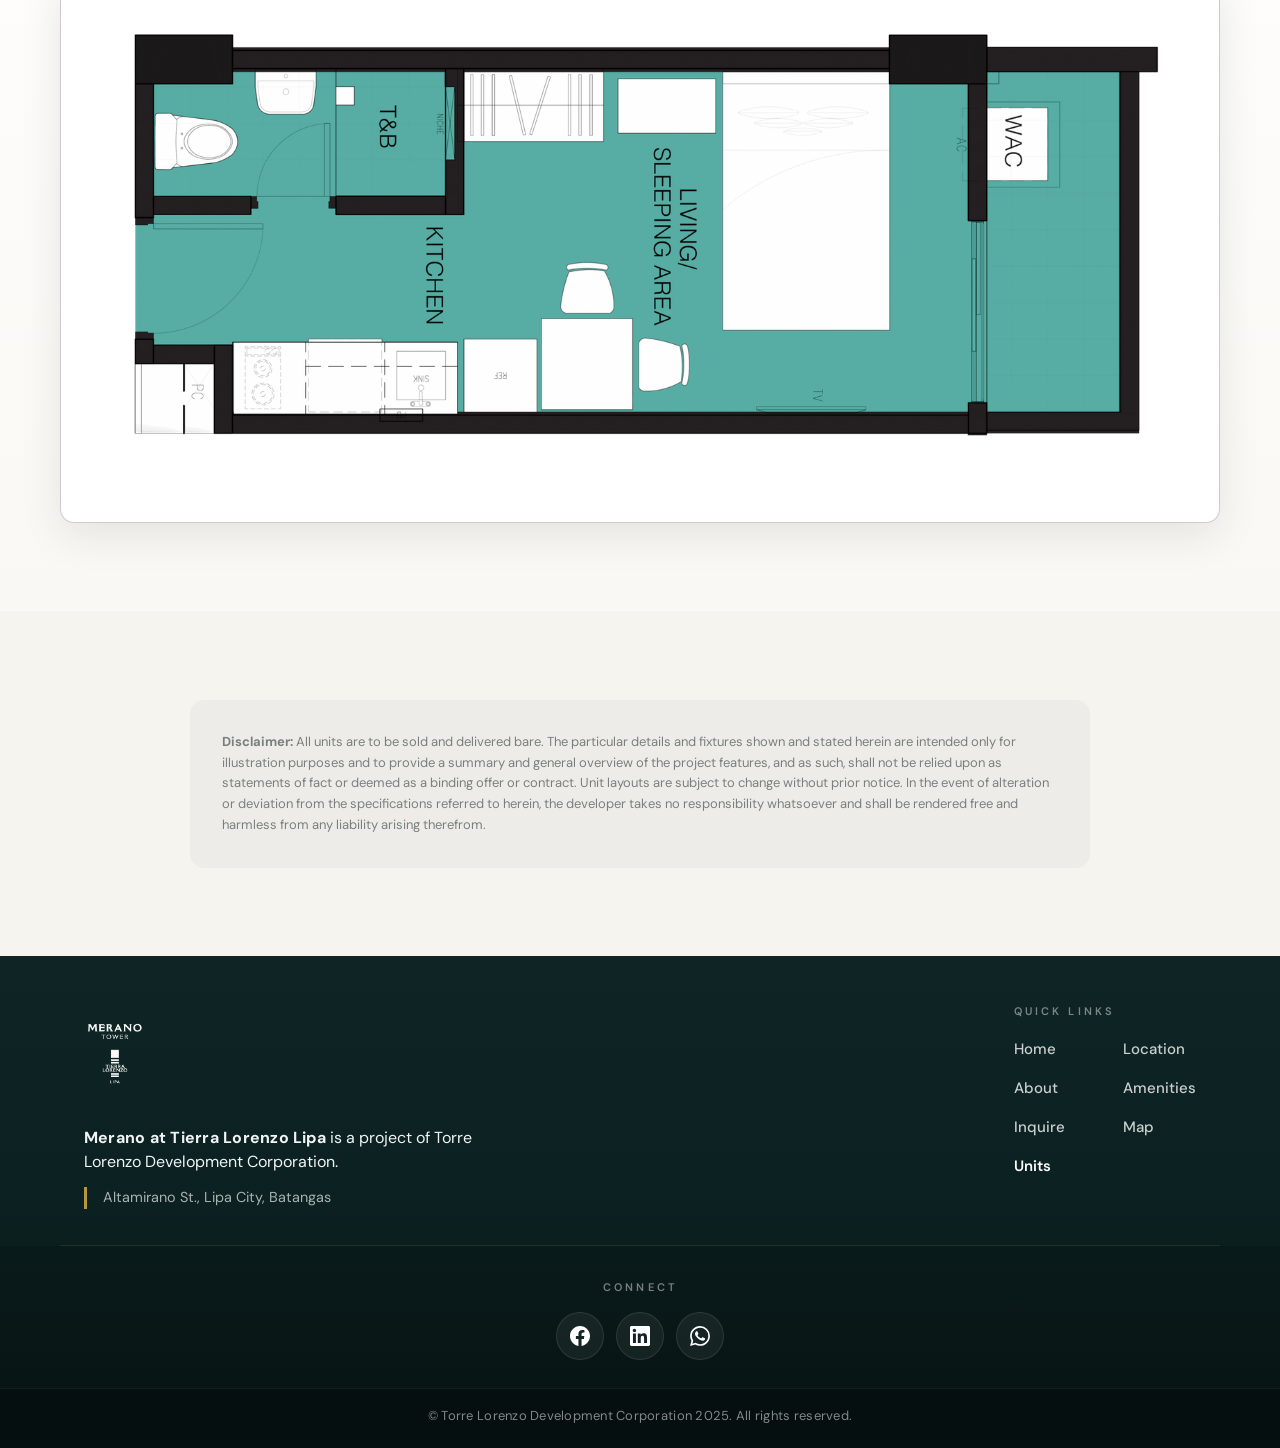
<file: units.html>
<!DOCTYPE html>
<html lang="en">
<head>
  <meta charset="utf-8">
  <meta name="viewport" content="width=device-width, initial-scale=1, viewport-fit=cover">
  <title>Units &amp; Floor Plans | Merano at Tierra Lorenzo Lipa</title>
  <meta name="description" content="Studio to two-bedroom units at Merano Tower — inclusions, interior gallery, and typical floor plans.">
  <link rel="preconnect" href="https://fonts.googleapis.com">
  <link rel="preconnect" href="https://fonts.gstatic.com" crossorigin>
  <link href="https://fonts.googleapis.com/css2?family=DM+Sans:ital,opsz,wght@0,9..40,400;0,9..40,500;0,9..40,600;0,9..40,700;1,9..40,400&family=Syne:wght@600;700;800&display=swap" rel="stylesheet">
  <link rel="stylesheet" href="./css/styles.css">
  <link rel="icon" href="assets/images/favicon-32x32.png" sizes="32x32">
    <noscript>
    <style>
      .hero .hero-reveal-item,
      .stagger-reveal-on-load .stagger-reveal-item,
      .reveal-on-load,
      .scroll-reveal,
      .reveal,
      .reveal-fade,
      .reveal-scale,
      .reveal-stagger > .reveal-item,
      .reveal-group,
      .reveal-group .reveal-line {
        opacity: 1 !important;
        transform: none !important;
        filter: none !important;
        animation: none !important;
      }
    </style>
  </noscript>
</head>
<body>
  <a class="sr-only" href="#main">Skip to content</a>

    <div class="header-wrap" id="header-wrap">
    <div class="header-slide">
      <div class="header-shadow" aria-hidden="true"></div>
      <header class="site-header reveal-on-load" id="site-header">
    <div class="header-inner">
      <a class="logo-link" href="index.html">
        <img src="assets/images/logo-merano-lipa.png" width="280" height="84" alt="Merano at Tierra Lorenzo Lipa">
      </a>
      <nav id="site-nav" class="nav-main" aria-label="Primary">
        <a href="index.html">Home</a>
        <a href="about.html">About</a>
        <a href="units.html" aria-current="page">Units</a>
        <a href="location.html">Location</a>
        <a href="amenities.html">Amenities</a>
        <a href="map.html">Map</a>
        <a class="btn btn-secondary nav-mobile-cta" href="inquire.html">Inquire Now</a>
      </nav>
      <div class="header-cta">
        <a class="btn btn-secondary" href="inquire.html">Inquire Now</a>
      </div>
      <button type="button" class="nav-toggle" aria-expanded="false" aria-controls="site-nav" aria-label="Open menu">
        <span class="nav-toggle-box" aria-hidden="true">
          <span class="nav-toggle-bar"></span>
          <span class="nav-toggle-bar"></span>
          <span class="nav-toggle-bar"></span>
        </span>
      </button>
    </div>
      </header>
    </div>
  </div>

  <main id="main">
    <section class="hero hero--compact hero-reveal-on-load" style="background-image: url('assets/images/hero-building.webp');">
      <div class="hero-inner">
        <p class="hero-eyebrow hero-reveal-item">Residences</p>
        <h1 class="hero-reveal-item">Units &amp; floor plans</h1>
        <p class="hero-lead hero-reveal-item">Studio through two-bedroom layouts with defined inclusions and a gallery of interior perspectives.</p>
        <div class="hero-actions hero-reveal-item">
          <a class="btn btn-primary" href="inquire.html">Request Pricing</a>
          <a class="btn btn-ghost" href="#floor-plans">View Layouts</a>
        </div>
      </div>
    </section>

    <section class="section">
      <div class="section-inner">
        <div class="section-heading reveal-group">
          <span class="section-label reveal-line">Residences</span>
          <h2 class="reveal-line">Unit Plan Inclusions</h2>
          <p class="reveal-line">Key finishes and provisions designed for comfortable city living.</p>
        </div>
        <div class="grid-2">
          <div class="card scroll-reveal">
            <h3>What’s included</h3>
            <ul class="reveal-stagger scroll-reveal">
              <li class="reveal-item">Provision for internet, cable, and telephone</li>
              <li class="reveal-item">Space with outlet for window-type AC</li>
              <li class="reveal-item">Doorbell</li>
              <li class="reveal-item">Smoke detector</li>
              <li class="reveal-item">Fire sprinkler</li>
              <li class="reveal-item">Built-in kitchen cabinet with countertop</li>
              <li class="reveal-item">Stainless sink and grease trap</li>
              <li class="reveal-item">Lavatory and water closet</li>
              <li class="reveal-item">Shower with provision for single-point water heater</li>
            </ul>
          </div>
          <div class="reveal-scale">
            <div id="carousel-interiors" class="carousel" aria-roledescription="carousel" aria-label="Interior gallery">
              <div class="carousel-track-wrap">
                <div class="carousel-track">
                  <div class="carousel-slide"><img src="assets/images/interior-1br-dining.jpg" alt="Living and dining area" width="1200" height="675" loading="lazy"></div>
                  <div class="carousel-slide"><img src="assets/images/interior-studio-bedroom.jpg" alt="Studio bedroom" width="1200" height="675" loading="lazy"></div>
                  <div class="carousel-slide"><img src="assets/images/interior-studio-kitchen.jpg" alt="Kitchen and dining" width="1200" height="675" loading="lazy"></div>
                  <div class="carousel-slide"><img src="assets/images/interior-1br-bedroom.jpg" alt="One bedroom" width="1200" height="675" loading="lazy"></div>
                  <div class="carousel-slide"><img src="assets/images/interior-2br-ldk.jpg" alt="Two bedroom living and dining" width="1200" height="675" loading="lazy"></div>
                  <div class="carousel-slide"><img src="assets/images/interior-2br-bedroom.jpg" alt="Two bedroom" width="1200" height="675" loading="lazy"></div>
                </div>
              </div>
              <button type="button" class="carousel-nav prev" aria-label="Previous slide"><svg width="22" height="22" viewBox="0 0 24 24" fill="none" stroke="currentColor" stroke-width="2"><path d="M15 18l-6-6 6-6"/></svg></button>
              <button type="button" class="carousel-nav next" aria-label="Next slide"><svg width="22" height="22" viewBox="0 0 24 24" fill="none" stroke="currentColor" stroke-width="2"><path d="M9 18l6-6-6-6"/></svg></button>
              <div class="carousel-dots" role="tablist" aria-label="Slide indicators"></div>
            </div>
          </div>
        </div>
      </div>
    </section>

    <section id="floor-plans" class="section section-alt">
      <div class="section-inner">
        <div class="section-heading reveal-group">
          <span class="section-label reveal-line">Floor plans</span>
          <h2 class="reveal-line">Typical Unit Layouts</h2>
          <p class="reveal-line">Select a unit type to view the floor plan. Tap an image to open the full size in a new tab.</p>
        </div>
        <div class="unit-tabs-wrap scroll-reveal">
          <div class="unit-tabs" role="tablist" aria-label="Unit types">
            <span class="unit-tabs-indicator" aria-hidden="true"></span>
            <button type="button" class="unit-tab" role="tab" aria-selected="true" aria-controls="panel-studio-a" id="tab-studio-a">Studio A</button>
            <button type="button" class="unit-tab" role="tab" aria-selected="false" aria-controls="panel-studio-b" id="tab-studio-b">Studio B</button>
            <button type="button" class="unit-tab" role="tab" aria-selected="false" aria-controls="panel-studio-c" id="tab-studio-c">Studio C</button>
            <button type="button" class="unit-tab" role="tab" aria-selected="false" aria-controls="panel-1br" id="tab-1br">1 Bedroom</button>
            <button type="button" class="unit-tab" role="tab" aria-selected="false" aria-controls="panel-2br" id="tab-2br">2 Bedroom</button>
          </div>
        </div>
        <div id="panel-studio-a" class="unit-panel is-active" role="tabpanel" aria-labelledby="tab-studio-a">
          <figure>
            <a href="assets/images/unit-studio-a.png" target="_blank" rel="noopener noreferrer">
              <img src="assets/images/unit-studio-a.png" alt="Studio A floor plan" width="1600" height="714" loading="lazy">
            </a>
          </figure>
        </div>
        <div id="panel-studio-b" class="unit-panel" role="tabpanel" aria-labelledby="tab-studio-b" hidden>
          <figure>
            <a href="assets/images/unit-studio-b.png" target="_blank" rel="noopener noreferrer">
              <img src="assets/images/unit-studio-b.png" alt="Studio B floor plan" width="1600" height="867" loading="lazy">
            </a>
          </figure>
        </div>
        <div id="panel-studio-c" class="unit-panel" role="tabpanel" aria-labelledby="tab-studio-c" hidden>
          <figure>
            <a href="assets/images/unit-studio-c.png" target="_blank" rel="noopener noreferrer">
              <img src="assets/images/unit-studio-c.png" alt="Studio C floor plan" width="1600" height="921" loading="lazy">
            </a>
          </figure>
        </div>
        <div id="panel-1br" class="unit-panel" role="tabpanel" aria-labelledby="tab-1br" hidden>
          <figure>
            <a href="assets/images/unit-1br.png" target="_blank" rel="noopener noreferrer">
              <img src="assets/images/unit-1br.png" alt="One bedroom floor plan" width="1600" height="934" loading="lazy">
            </a>
          </figure>
        </div>
        <div id="panel-2br" class="unit-panel" role="tabpanel" aria-labelledby="tab-2br" hidden>
          <figure>
            <a href="assets/images/unit-2br.png" target="_blank" rel="noopener noreferrer">
              <img src="assets/images/unit-2br.png" alt="Two bedroom floor plan" width="1600" height="944" loading="lazy">
            </a>
          </figure>
        </div>
      </div>
    </section>

    <section class="section">
      <div class="section-inner">
        <p class="disclaimer reveal-fade"><strong>Disclaimer:</strong> All units are to be sold and delivered bare. The particular details and fixtures shown and stated herein are intended only for illustration purposes and to provide a summary and general overview of the project features, and as such, shall not be relied upon as statements of fact or deemed as a binding offer or contract. Unit layouts are subject to change without prior notice. In the event of alteration or deviation from the specifications referred to herein, the developer takes no responsibility whatsoever and shall be rendered free and harmless from any liability arising therefrom.</p>
      </div>
    </section>
  </main>

  <footer class="site-footer">
    <div class="footer-shell">
      <div class="footer-inner reveal-stagger scroll-reveal">
        <div class="footer-brand reveal-item">
          <img class="footer-logo" src="assets/images/logo-merano-lipa.png" alt="Merano at Tierra Lorenzo Lipa" width="280" height="84" loading="lazy">
          <p class="footer-tagline"><strong>Merano at Tierra Lorenzo Lipa</strong> is a project of Torre Lorenzo Development Corporation.</p>
          <p class="footer-address">Altamirano St., Lipa City, Batangas</p>
        </div>
        <nav class="footer-nav reveal-item" aria-label="Quick links">
          <h2 class="footer-nav-heading">Quick links</h2>
          <ul class="footer-nav-list">
            <li><a href="index.html">Home</a></li>
            <li><a href="about.html">About</a></li>
            <li><a href="inquire.html">Inquire</a></li>
            <li><a href="units.html" aria-current="page">Units</a></li>
            <li><a href="location.html">Location</a></li>
            <li><a href="amenities.html">Amenities</a></li>
            <li><a href="map.html">Map</a></li>
          </ul>
        </nav>
      </div>
    </div>
    <div class="footer-social-center">
      <div class="footer-social-inner reveal-stagger scroll-reveal">
        <p class="footer-social-label reveal-item">CONNECT</p>
        <div class="social-links social-links--footer reveal-item">
        <a href="https://www.facebook.com/TorreLorenzoDevCorp" target="_blank" rel="noopener noreferrer" aria-label="Facebook">
          <svg viewBox="0 0 24 24" fill="currentColor" aria-hidden="true"><path d="M24 12.073c0-6.627-5.373-12-12-12s-12 5.373-12 12c0 5.99 4.388 10.954 10.125 11.854v-8.385H7.078v-3.47h3.047V9.43c0-3.007 1.792-4.669 4.533-4.669 1.312 0 2.686.235 2.686.235v2.953H15.83c-1.491 0-1.956.925-1.956 1.874v2.25h3.328l-.532 3.47h-2.796v8.385C19.612 23.027 24 18.062 24 12.073z"/></svg>
        </a>
        <a href="https://www.linkedin.com/company/torre-lorenzo-development-corporation" target="_blank" rel="noopener noreferrer" aria-label="LinkedIn">
          <svg viewBox="0 0 24 24" fill="currentColor" aria-hidden="true"><path d="M20.447 20.452h-3.554v-5.569c0-1.328-.027-3.037-1.852-3.037-1.853 0-2.136 1.445-2.136 2.939v5.667H9.351V9h3.414v1.561h.046c.477-.9 1.637-1.85 3.37-1.85 3.601 0 4.267 2.37 4.267 5.455v6.286zM5.337 7.433c-1.144 0-2.063-.926-2.063-2.065 0-1.138.92-2.063 2.063-2.063 1.14 0 2.064.925 2.064 2.063 0 1.139-.925 2.065-2.064 2.065zm1.782 13.019H3.555V9h3.564v11.452zM22.225 0H1.771C.792 0 0 .774 0 1.729v20.542C0 23.227.792 24 1.771 24h20.451C23.2 24 24 23.227 24 22.271V1.729C24 .774 23.2 0 22.222 0h.003z"/></svg>
        </a>
        <a href="https://wa.me/639175017792" target="_blank" rel="noopener noreferrer" aria-label="WhatsApp">
          <svg viewBox="0 0 24 24" fill="currentColor" aria-hidden="true"><path d="M17.472 14.382c-.297-.149-1.758-.867-2.03-.967-.273-.099-.471-.148-.67.15-.197.297-.767.966-.94 1.164-.173.199-.347.223-.644.075-.297-.15-1.255-.463-2.39-1.475-.883-.788-1.48-1.761-1.653-2.059-.173-.297-.018-.458.13-.606.134-.133.298-.347.446-.52.149-.174.198-.298.298-.497.099-.198.05-.371-.025-.52-.075-.149-.669-1.612-.916-2.207-.242-.579-.487-.5-.669-.51-.173-.008-.371-.01-.57-.01-.198 0-.52.074-.792.372-.272.297-1.04 1.016-1.04 2.479 0 1.462 1.065 2.875 1.213 3.074.149.198 2.096 3.2 5.077 4.487.709.306 1.262.489 1.694.625.712.227 1.36.195 1.871.118.571-.085 1.758-.719 2.006-1.413.248-.694.248-1.289.173-1.413-.074-.124-.272-.198-.57-.347m-5.421 7.403h-.004a9.87 9.87 0 01-5.031-1.378l-.361-.214-3.741.982.998-3.648-.235-.374a9.86 9.86 0 01-1.51-5.26c.001-5.45 4.436-9.884 9.888-9.884 2.64 0 5.122 1.03 6.988 2.898a9.825 9.825 0 012.893 6.994c-.003 5.45-4.435 9.884-9.884 9.884m8.413-18.297A11.815 11.815 0 0012.05 0C5.495 0 .16 5.335.157 11.892c0 2.096.547 4.142 1.588 5.945L.057 24l6.305-1.654a11.882 11.882 0 005.683 1.448h.005c6.554 0 11.89-5.335 11.893-11.893a11.821 11.821 0 00-3.48-8.413z"/></svg>
        </a>
      </div>
      </div>
    </div>
    <div class="footer-bottom">
      <div class="footer-bottom-inner">
        <span class="footer-copyright">© Torre Lorenzo Development Corporation 2025. All rights reserved.</span>
      </div>
    </div>
  </footer>

  <script src="./js/merano.js"></script>
</body>
</html>
</file>
<file: css/styles.css>
/* Merano at Tierra Lorenzo Lipa — professional landing styles */

/* No @view-transition (matches Bine): same behavior in Safari, Brave, Firefox, Chrome —
   motion comes from CSS + JS after each page load, not a browser-only root crossfade. */

:root {
  --color-bg: #f6f4ef;
  --color-surface: #ffffff;
  --color-ink: #141814;
  --color-muted: #4a4f4d;
  --color-muted-2: #7a807c;
  --color-primary: #1a4f4f;
  --color-primary-light: #2d6b6b;
  --color-accent: #b8953f;
  --color-accent-soft: #ebe4d4;
  --color-dark: #2c2e2d;
  --color-footer: #0c2222;
  --radius-sm: 8px;
  --radius-md: 14px;
  --radius-lg: 22px;
  --shadow-sm: 0 2px 8px rgba(15, 35, 35, 0.06);
  --shadow-md: 0 12px 40px rgba(15, 35, 35, 0.1);
  --shadow-lg: 0 28px 70px rgba(15, 35, 35, 0.14);
  --max: 1160px;
  --font-display: "Syne", system-ui, sans-serif;
  --font-body: "DM Sans", system-ui, sans-serif;
  --ease: cubic-bezier(0.22, 1, 0.36, 1);
  --ease-out: cubic-bezier(0.16, 1, 0.3, 1);
  --reveal-duration: 1.1s;
  --header-height: 76px;
  /* Syne’s descenders need more than 1.15 or the tail of g, p, y is clipped */
  --heading-line-height: 1.3;
}

*,
*::before,
*::after {
  box-sizing: border-box;
}

html {
  scroll-behavior: smooth;
  scroll-padding-top: calc(var(--header-height) + 0.75rem);
}

body {
  margin: 0;
  font-family: var(--font-body);
  font-size: 1.0625rem;
  line-height: 1.65;
  color: var(--color-muted);
  background-color: var(--color-bg);
  background-image:
    radial-gradient(ellipse 120% 80% at 100% -20%, rgba(201, 169, 98, 0.12), transparent 50%),
    radial-gradient(ellipse 80% 60% at 0% 100%, rgba(26, 79, 79, 0.06), transparent 45%);
  background-attachment: fixed;
  -webkit-font-smoothing: antialiased;
}

img {
  max-width: 100%;
  height: auto;
  display: block;
}

a {
  color: var(--color-primary);
  text-decoration: none;
  transition: color 0.2s var(--ease), opacity 0.2s;
}

a:hover {
  color: var(--color-primary-light);
}

h1,
h2,
h3,
h4 {
  font-family: var(--font-display);
  color: var(--color-ink);
  font-weight: 700;
  line-height: var(--heading-line-height);
  letter-spacing: -0.02em;
  text-rendering: optimizeLegibility;
}

h1 {
  font-size: clamp(2rem, 5vw, 3.25rem);
}

h2 {
  font-size: clamp(1.75rem, 3.5vw, 2.35rem);
  margin: 0 0 0.75rem;
}

h3 {
  font-size: 1.25rem;
  margin: 0 0 0.5rem;
}

p {
  margin: 0 0 1rem;
}

ul {
  margin: 0;
  padding-left: 1.25rem;
}

.sr-only {
  position: absolute;
  width: 1px;
  height: 1px;
  padding: 0;
  margin: -1px;
  overflow: hidden;
  clip: rect(0, 0, 0, 0);
  white-space: nowrap;
  border: 0;
}

/* Header (fixed shell, hide-on-scroll) */
.header-wrap {
  position: fixed;
  top: 0;
  left: 0;
  right: 0;
  z-index: 100;
  transition: height 0.4s cubic-bezier(0.25, 0.46, 0.45, 0.94);
}

.header-wrap:not(.header-hidden) {
  height: var(--header-height);
  overflow: visible;
}

.header-wrap.header-hidden {
  height: 0;
  overflow: hidden;
}

.header-slide {
  display: block;
  transition: transform 0.4s cubic-bezier(0.25, 0.46, 0.45, 0.94);
  will-change: transform;
  background: rgba(255, 255, 255, 0.97);
}

.header-wrap.header-hidden .header-slide {
  transform: translateY(-100%);
}

.header-shadow {
  position: absolute;
  top: 0;
  left: 0;
  right: 0;
  height: var(--header-height);
  pointer-events: none;
  background: transparent;
  box-shadow: 0 6px 24px rgba(15, 35, 35, 0.1);
}

.nav-overlay {
  display: none;
}

.site-header {
  position: relative;
  z-index: 50;
  background: rgba(255, 255, 255, 0.88);
  backdrop-filter: blur(16px) saturate(1.2);
  border-bottom: 1px solid rgba(0, 0, 0, 0.05);
  transition: box-shadow 0.35s var(--ease-out), background 0.35s;
}

.site-header.is-scrolled {
  background: rgba(255, 255, 255, 0.96);
  box-shadow: 0 4px 30px rgba(15, 35, 35, 0.08);
}

/* Header bar entrance */
.reveal-on-load {
  opacity: 0;
  transform: translateY(12px);
}

.reveal-on-load.is-visible {
  animation: merano-fade-up 0.65s var(--ease-out) forwards;
}

@keyframes merano-fade-up {
  from {
    opacity: 0;
    transform: translateY(12px);
  }
  to {
    opacity: 1;
    transform: translateY(0);
  }
}

.header-inner {
  max-width: var(--max);
  margin: 0 auto;
  /* Tight vertical padding so the mark can read larger without changing --header-height */
  padding: 0.45rem 1.5rem;
  display: flex;
  align-items: center;
  justify-content: flex-start;
  gap: 0.75rem;
}

/* Desktop: logo left — nav + CTA grouped on the right (common marketing header pattern) */
@media (min-width: 961px) {
  .nav-main {
    margin-left: auto;
    flex-wrap: nowrap;
    white-space: nowrap;
  }

  .nav-main a {
    font-size: 1rem;
    padding: 0.5rem 0.65rem;
  }

  .header-cta {
    flex-shrink: 0;
    padding-left: 0.35rem;
  }

  /* Primary CTA stays in the bar; duplicate “Inquire” lives in the hamburger on small screens only */
  .nav-mobile-cta {
    display: none !important;
  }
}

.logo-link {
  display: flex;
  align-items: center;
  gap: 0.75rem;
  flex-shrink: 0;
}

.logo-link img {
  display: block;
  width: auto;
  height: auto;
  /* Max size that still fits the fixed header strip (see --header-height + inner padding) */
  max-height: min(60px, calc(var(--header-height) - 1px - 2 * 0.45rem));
  max-width: min(280px, 48vw);
  object-fit: contain;
}

.nav-main {
  display: flex;
  align-items: center;
  gap: 0.25rem;
}

.nav-main a {
  color: var(--color-dark);
  font-size: 0.9375rem;
  font-weight: 500;
  padding: 0.5rem 0.85rem;
  border-radius: var(--radius-sm);
}

.nav-main a:hover {
  background: var(--color-accent-soft);
  color: var(--color-primary);
}

.header-cta {
  display: flex;
  align-items: center;
  gap: 1.5rem;
}

.phone-link {
  display: inline-flex;
  align-items: center;
  gap: 0.4rem;
  font-weight: 600;
  color: var(--color-primary);
  font-size: 0.9375rem;
  white-space: nowrap;
}

.phone-link svg {
  flex-shrink: 0;
  opacity: 0.85;
}

.btn {
  display: inline-flex;
  align-items: center;
  justify-content: center;
  gap: 0.5rem;
  padding: 0.65rem 1.25rem;
  font-family: var(--font-body);
  font-size: 0.9375rem;
  font-weight: 600;
  letter-spacing: 0.02em;
  border: none;
  border-radius: var(--radius-sm);
  cursor: pointer;
  transition: transform 0.2s var(--ease), box-shadow 0.2s, background 0.2s;
}

.btn-primary {
  background: var(--color-accent);
  color: var(--color-ink);
}

.btn-primary:hover {
  transform: translateY(-1px);
  box-shadow: var(--shadow-md);
}

.btn-secondary {
  background: var(--color-primary);
  color: #fff;
}

.btn-secondary:hover {
  background: var(--color-primary-light);
}

.btn-ghost {
  background: transparent;
  color: var(--color-primary);
  border: 1px solid rgba(29, 88, 88, 0.35);
}

/* Hamburger (mobile): Bine-style morph to X — colors stay Merano */
.nav-toggle {
  display: none;
  border: none;
  background: transparent;
  padding: 0.35rem 0.4rem;
  border-radius: 999px;
  cursor: pointer;
  color: var(--color-dark);
  align-items: center;
  justify-content: center;
}

.nav-toggle-box {
  width: 1.5rem;
  height: 1.1rem;
  position: relative;
  display: block;
}

.nav-toggle-bar {
  position: absolute;
  left: 0;
  right: 0;
  height: 3px;
  border-radius: 999px;
  background-color: var(--color-primary);
  transition:
    transform 0.22s var(--ease),
    opacity 0.2s var(--ease),
    top 0.22s var(--ease),
    bottom 0.22s var(--ease);
}

.nav-toggle-bar:nth-child(1) {
  top: 0;
}

.nav-toggle-bar:nth-child(2) {
  top: 50%;
  transform: translateY(-50%);
}

.nav-toggle-bar:nth-child(3) {
  bottom: 0;
}

.nav-toggle.is-open .nav-toggle-bar:nth-child(1) {
  top: 50%;
  transform: translateY(-50%) rotate(45deg);
}

.nav-toggle.is-open .nav-toggle-bar:nth-child(2) {
  opacity: 0;
}

.nav-toggle.is-open .nav-toggle-bar:nth-child(3) {
  bottom: 50%;
  transform: translateY(50%) rotate(-45deg);
}

@media (max-width: 960px) {
  :root {
    --header-height: 72px;
    /* Bine-style slide-down easing; Merano surface/shadow stay distinct */
    --nav-panel-ease: cubic-bezier(0.22, 1, 0.36, 1);
  }

  .nav-toggle {
    display: inline-flex;
    margin-left: auto;
    z-index: 60;
  }

  .header-inner {
    position: relative;
  }

  .nav-overlay {
    display: block;
    position: fixed;
    inset: 0;
    z-index: 40;
    background: transparent;
    opacity: 0;
    pointer-events: none;
    transition: opacity 0.25s ease-out;
  }

  .nav-overlay.is-visible {
    opacity: 1;
    pointer-events: auto;
  }

  .nav-main {
    position: fixed;
    top: var(--nav-offset, var(--header-height));
    right: 0;
    left: 0;
    display: flex;
    flex-direction: column;
    align-items: stretch;
    gap: 0.2rem;
    padding: 1rem 1.5rem 1.25rem;
    border-radius: 0 0 14px 14px;
    background-color: var(--color-surface);
    overflow: visible;
    z-index: 50;
    opacity: 0;
    pointer-events: none;
    transform: translateY(-14px);
    transition:
      opacity 0.24s var(--nav-panel-ease),
      transform 0.45s var(--nav-panel-ease);
    box-shadow: 0 4px 24px rgba(15, 35, 35, 0.1);
  }

  /* Staggered entrance (Bine timing); reset delays when closed */
  .nav-main > a {
    opacity: 0;
    transform: translateY(14px);
    transition:
      opacity 0.28s var(--nav-panel-ease),
      transform 0.28s var(--nav-panel-ease);
    transition-delay: 0s;
  }

  .nav-main.is-open > a:nth-child(1) {
    opacity: 1;
    transform: translateY(0);
    transition-delay: 0.06s;
  }
  .nav-main.is-open > a:nth-child(2) {
    opacity: 1;
    transform: translateY(0);
    transition-delay: 0.12s;
  }
  .nav-main.is-open > a:nth-child(3) {
    opacity: 1;
    transform: translateY(0);
    transition-delay: 0.18s;
  }
  .nav-main.is-open > a:nth-child(4) {
    opacity: 1;
    transform: translateY(0);
    transition-delay: 0.24s;
  }
  .nav-main.is-open > a:nth-child(5) {
    opacity: 1;
    transform: translateY(0);
    transition-delay: 0.3s;
  }
  .nav-main.is-open > a:nth-child(6) {
    opacity: 1;
    transform: translateY(0);
    transition-delay: 0.36s;
  }
  .nav-main.is-open > a:nth-child(7) {
    opacity: 1;
    transform: translateY(0);
    transition-delay: 0.42s;
  }

  .nav-main.is-open {
    opacity: 1;
    pointer-events: auto;
    transform: translateY(0);
  }

  .header-cta {
    display: none !important;
  }

  /* Mobile menu Inquire: same teal as .btn-secondary; label stays white (nav link styles were tinting it) */
  .nav-mobile-cta {
    display: inline-flex !important;
    width: 100%;
    box-sizing: border-box;
    justify-content: center;
    align-items: center;
    min-height: 50px;
    margin-top: 0.65rem;
    padding: 0.8rem 1.15rem !important;
    border-radius: var(--radius-sm);
    border: none;
    background: var(--color-primary);
    color: #fff !important;
    font-weight: 600;
    letter-spacing: 0.02em;
    -webkit-tap-highlight-color: transparent;
  }

  .nav-main a.nav-mobile-cta:hover {
    background: var(--color-primary-light);
    color: #fff !important;
  }
}

@media (max-width: 960px) and (prefers-reduced-motion: reduce) {
  .nav-main,
  .nav-main > a {
    transition-duration: 0.01ms !important;
  }

  .nav-main.is-open > a {
    transition-delay: 0s !important;
  }

  .nav-toggle-bar {
    transition-duration: 0.01ms !important;
  }
}

/* Hero */
.hero {
  position: relative;
  min-height: min(92vh, 900px);
  display: flex;
  align-items: center;
  padding: 4rem 1.5rem 5rem;
  background: var(--color-primary) center/cover no-repeat;
  color: #fff;
}

/* Under fixed header: photo meets the bar (replaces removed .header-spacer gap) */
main > .hero:first-child {
  padding-top: calc(var(--header-height) + env(safe-area-inset-top, 0px) + 4rem);
  padding-left: 1.5rem;
  padding-right: 1.5rem;
  padding-bottom: 5rem;
  background-position: center top;
}

.hero::before {
  content: "";
  position: absolute;
  inset: 0;
  background: linear-gradient(
    105deg,
    rgba(8, 26, 72, 0.88) 0%,
    rgba(29, 88, 88, 0.55) 45%,
    rgba(29, 88, 88, 0.35) 100%
  );
}

.hero-inner {
  position: relative;
  z-index: 1;
  max-width: var(--max);
  margin: 0 auto;
  width: 100%;
}

/* Hero entrance (page load) — keyframe stagger (slower, easier to see) */
.hero .hero-reveal-item {
  opacity: 0;
  transform: translateY(28px);
  filter: blur(3px);
  animation: merano-hero-reveal 0.9s var(--ease-out) forwards;
  animation-fill-mode: both;
  overflow: visible;
}

.hero.hero-revealed .hero-reveal-item:nth-child(1) {
  animation-delay: 0.12s;
}

.hero.hero-revealed .hero-reveal-item:nth-child(2) {
  animation-delay: 0.38s;
}

.hero.hero-revealed .hero-reveal-item:nth-child(3) {
  animation-delay: 0.64s;
}

.hero.hero-revealed .hero-reveal-item:nth-child(4) {
  animation-delay: 0.9s;
}

@keyframes merano-hero-reveal {
  from {
    opacity: 0;
    transform: translateY(26px);
    filter: blur(2px);
  }
  to {
    opacity: 1;
    transform: translateY(0);
    filter: none;
  }
}

/* Home Project Pages — Bine-style: transition + JS setTimeout + .explore-card--visible (not @keyframes; not overridden in prefers-reduced-motion). */
.explore-grid.stagger-reveal-on-load .stagger-reveal-item {
  opacity: 0;
  transform: translateY(22px);
  transition:
    opacity 0.55s var(--ease-out),
    transform 0.55s var(--ease-out);
}

.explore-grid.stagger-reveal-on-load .stagger-reveal-item.explore-card--visible {
  opacity: 1;
  transform: translateY(0);
}

.hero-eyebrow {
  font-size: 0.8125rem;
  font-weight: 600;
  letter-spacing: 0.12em;
  text-transform: uppercase;
  opacity: 0.9;
  margin-bottom: 0.75rem;
}

.hero h1 {
  color: #fff;
  max-width: 18ch;
  margin-bottom: 1rem;
  text-shadow: 0 2px 24px rgba(0, 0, 0, 0.25);
}

.hero-lead {
  font-size: 1.125rem;
  max-width: 52ch;
  color: rgba(255, 255, 255, 0.92);
  margin-bottom: 1.75rem;
}

.hero-actions {
  display: flex;
  flex-wrap: wrap;
  gap: 1.25rem;
  align-items: center;
}

.hero .btn-primary {
  background: var(--color-accent);
  color: var(--color-ink);
}

.hero .btn-primary:hover {
  background: #e5d48a;
}

.hero .btn-ghost {
  border-color: rgba(255, 255, 255, 0.45);
  color: #fff;
}

.hero .btn-ghost:hover {
  background: rgba(255, 255, 255, 0.12);
  color: #fff;
}

/* Inner pages: shorter hero */
.hero--compact {
  min-height: min(52vh, 420px);
  padding: 3rem 1.5rem 3.25rem;
}

main > .hero.hero--compact:first-child {
  padding-top: calc(var(--header-height) + env(safe-area-inset-top, 0px) + 3rem);
  padding-bottom: 3.25rem;
  padding-left: 1.5rem;
  padding-right: 1.5rem;
  background-position: center top;
}

.hero--compact h1 {
  max-width: 28ch;
}

/* Active nav link (multi-page) — underline from ::after on mobile; desktop uses .nav-indicator */
.nav-main a[aria-current="page"] {
  position: relative;
  color: var(--color-primary);
  font-weight: 600;
}

.nav-main a[aria-current="page"]::after {
  content: "";
  position: absolute;
  left: 0;
  right: 0;
  bottom: 0;
  height: 2px;
  border-radius: 1px;
  background: var(--color-accent);
}

.nav-main .nav-mobile-cta[aria-current="page"]::after {
  display: none;
}

/* Desktop: sliding accent bar (positioned via JS) */
@media (min-width: 961px) {
  .nav-main.has-nav-indicator {
    position: relative;
  }

  .nav-main.has-nav-indicator .nav-indicator {
    display: block;
    position: absolute;
    left: 0;
    bottom: 0;
    height: 2px;
    border-radius: 1px;
    background: var(--color-accent);
    pointer-events: none;
    transition:
      transform 0.4s cubic-bezier(0.22, 1, 0.36, 1),
      width 0.4s cubic-bezier(0.22, 1, 0.36, 1);
    will-change: transform, width;
  }

  .nav-main.has-nav-indicator a[aria-current="page"]::after {
    display: none;
  }
}

@media (max-width: 960px) {
  .nav-main .nav-indicator {
    display: none !important;
  }
}

@media (prefers-reduced-motion: reduce) {
  .nav-main.has-nav-indicator .nav-indicator {
    transition: none;
  }

  /* Bine-style: project/explore tiles use transition + JS setTimeout stagger — not @keyframes. Do not reset those here or Windows/Android “animation off” kills the stagger. */
  .stagger-reveal-on-load .stagger-reveal-item:not(.explore-card) {
    opacity: 1;
    transform: none;
    animation: none !important;
  }
}

/* Explore grid (home) — 3×2 on large screens, equal-height cards */
.explore-grid {
  display: grid;
  grid-template-columns: 1fr;
  gap: 1.25rem;
  margin-top: 2rem;
  align-items: stretch;
}

@media (min-width: 600px) {
  .explore-grid {
    grid-template-columns: repeat(2, minmax(0, 1fr));
  }
}

@media (min-width: 960px) {
  .explore-grid {
    grid-template-columns: repeat(3, minmax(0, 1fr));
    gap: 1.5rem;
  }
}

.explore-card {
  display: flex;
  flex-direction: column;
  min-height: 100%;
  height: 100%;
  padding: 1.5rem 1.4rem 1.45rem;
  border-radius: var(--radius-md);
  background: var(--color-surface);
  border: 1px solid rgba(0, 0, 0, 0.06);
  box-shadow: var(--shadow-sm);
  color: inherit;
  transition: box-shadow 0.25s var(--ease), transform 0.25s var(--ease);
}

.explore-card:hover {
  box-shadow: var(--shadow-md);
  transform: translateY(-3px);
  color: inherit;
}

.explore-card h3 {
  margin: 0 0 0.5rem;
  font-size: 1.15rem;
}

.explore-card p {
  margin: 0;
  font-size: 0.98rem;
  color: var(--color-muted);
  line-height: 1.55;
  flex: 1 1 auto;
  min-height: 0;
}

.explore-card .explore-card-cta {
  margin-top: auto;
  padding-top: 1.1rem;
  font-size: 0.9rem;
  font-weight: 600;
  color: var(--color-primary);
}

/* Sections */
.section {
  padding: clamp(3.5rem, 8vw, 5.5rem) 1.5rem;
}

.section-inner {
  max-width: var(--max);
  margin: 0 auto;
}

.section-heading {
  text-align: center;
  max-width: 42rem;
  margin: 0 auto 2.5rem;
}

.section-heading.align-left {
  text-align: left;
  margin-left: 0;
}

.section-label {
  display: block;
  font-size: 0.75rem;
  font-weight: 700;
  letter-spacing: 0.2em;
  text-transform: uppercase;
  color: var(--color-accent);
  margin-bottom: 0.65rem;
}

.section-heading p {
  color: var(--color-muted);
  font-size: 1.0625rem;
}

.section-heading h2 {
  position: relative;
  display: inline-block;
  width: 100%;
}

.section-heading h2::after {
  content: "";
  display: block;
  width: 48px;
  height: 3px;
  margin: 1rem auto 0;
  background: linear-gradient(90deg, var(--color-accent), var(--color-primary));
  border-radius: 2px;
}

.section-heading.align-left h2::after {
  margin-left: 0;
}

/* Home: story band above Project Pages (distinct from section-alt) */
.section-home-story {
  position: relative;
  overflow: hidden;
  background: linear-gradient(
    165deg,
    #eef6f4 0%,
    #f6f4ef 42%,
    #ecf4f2 100%
  );
  border-top: 1px solid rgba(26, 79, 79, 0.09);
  border-bottom: 1px solid rgba(26, 79, 79, 0.07);
}

.section-home-story::before {
  content: "";
  position: absolute;
  inset: 0;
  background: radial-gradient(
    ellipse 75% 55% at 100% 0%,
    rgba(26, 79, 79, 0.07),
    transparent 58%
  );
  pointer-events: none;
}

.section-home-story .section-inner {
  position: relative;
  z-index: 1;
}

.home-story-body {
  max-width: 44rem;
  margin: 0 auto;
  text-align: left;
}

.home-story-body p {
  margin: 0 0 1.35rem;
  font-size: 1.0625rem;
  line-height: 1.75;
  color: var(--color-muted);
}

.home-story-body p:last-child {
  margin-bottom: 0;
}

.section-alt {
  background: linear-gradient(180deg, #ffffff 0%, #faf8f4 100%);
  border-top: 1px solid rgba(0, 0, 0, 0.04);
  border-bottom: 1px solid rgba(0, 0, 0, 0.04);
}

.section-tint {
  background: linear-gradient(165deg, var(--color-accent-soft) 0%, #e8e0cc 100%);
  border-top: 1px solid rgba(0, 0, 0, 0.05);
}

.section-dark {
  background: linear-gradient(165deg, #2a2c2b 0%, var(--color-dark) 45%, #1a1c1b 100%);
  color: rgba(255, 255, 255, 0.88);
  position: relative;
  overflow: hidden;
}

.section-dark::before {
  content: "";
  position: absolute;
  inset: 0;
  background: radial-gradient(ellipse 70% 50% at 0% 100%, rgba(201, 169, 98, 0.12), transparent 55%);
  pointer-events: none;
}

.section-dark h2,
.section-dark h3 {
  color: #fff;
}

.section-dark p,
.section-dark li {
  color: rgba(255, 255, 255, 0.85);
}

.section-dark .section-inner {
  position: relative;
  z-index: 1;
}

.section-dark .section-inner > .section-heading h2::after {
  background: linear-gradient(90deg, var(--color-accent), rgba(255, 255, 255, 0.5));
}

.section-dark .section-label {
  color: #e8d49a;
}

/* Grid */
.grid-2 {
  display: grid;
  gap: 2.5rem;
  align-items: start;
}

@media (min-width: 768px) {
  .grid-2 {
    grid-template-columns: 1fr 1fr;
  }
}

/* Cards */
.card {
  background: var(--color-surface);
  border-radius: var(--radius-md);
  padding: 1.75rem 1.85rem;
  box-shadow: var(--shadow-sm);
  border: 1px solid rgba(0, 0, 0, 0.06);
  transition: transform 0.35s var(--ease-out), box-shadow 0.35s var(--ease-out);
}

.card:hover {
  transform: translateY(-3px);
  box-shadow: var(--shadow-md);
}

.card--dark {
  background: rgba(255, 255, 255, 0.07);
  border-color: rgba(255, 255, 255, 0.14);
  color: rgba(255, 255, 255, 0.92);
}

.card--dark:hover {
  background: rgba(255, 255, 255, 0.1);
  border-color: rgba(255, 255, 255, 0.2);
}

.card--dark h3 {
  color: #fff;
}

/* Inquiry form */
.inquiry-panel {
  background: linear-gradient(145deg, #ffffff 0%, #faf8f4 100%);
  border-radius: var(--radius-lg);
  padding: 2rem 2.1rem;
  box-shadow: var(--shadow-lg);
  border: 1px solid rgba(0, 0, 0, 0.07);
  position: relative;
  overflow: hidden;
}

.inquiry-panel::before {
  content: "";
  position: absolute;
  top: 0;
  left: 0;
  right: 0;
  height: 4px;
  background: linear-gradient(90deg, var(--color-primary), var(--color-accent));
}

.inquiry-panel h2 {
  font-size: 1.5rem;
  margin-bottom: 0.35rem;
}

.inquiry-sub {
  font-size: 0.9375rem;
  color: var(--color-muted);
  margin-bottom: 1.75rem;
}

.form-row {
  margin-bottom: 1rem;
}

.form-row label {
  display: block;
  font-size: 0.8125rem;
  font-weight: 600;
  color: var(--color-primary);
  margin-bottom: 0.35rem;
}

.form-row input,
.form-row textarea {
  width: 100%;
  padding: 0.75rem 1rem;
  font-family: var(--font-body);
  font-size: 1rem;
  border: 1px solid rgba(0, 0, 0, 0.12);
  border-radius: var(--radius-sm);
  background: #fff;
  transition: border-color 0.2s, box-shadow 0.2s;
}

.form-row input:focus,
.form-row textarea:focus {
  outline: none;
  border-color: var(--color-primary);
  box-shadow: 0 0 0 3px rgba(29, 88, 88, 0.15);
}

.form-row textarea {
  min-height: 120px;
  resize: vertical;
}

.form-note {
  font-size: 0.8125rem;
  color: var(--color-muted-2);
  margin-top: 1rem;
}

.form-success {
  display: none;
  padding: 1rem 1.25rem;
  background: #e8f5f0;
  border: 1px solid #a3d9c5;
  border-radius: var(--radius-sm);
  color: #1a5c45;
  font-size: 0.9375rem;
  margin-bottom: 1rem;
}

.form-success.is-visible {
  display: block;
}

/* Carousel */
.carousel {
  position: relative;
  border-radius: var(--radius-md);
  overflow: hidden;
  background: #e8e6e0;
  box-shadow: var(--shadow-md);
}

.carousel-track-wrap {
  overflow: hidden;
}

.carousel-track {
  display: flex;
  transition: transform 0.45s var(--ease);
}

.carousel-slide {
  flex: 0 0 100%;
  min-width: 0;
}

.carousel-slide img {
  width: 100%;
  height: auto;
  aspect-ratio: 16 / 10;
  object-fit: cover;
}

.carousel-nav {
  position: absolute;
  top: 50%;
  transform: translateY(-50%);
  width: 44px;
  height: 44px;
  border: none;
  border-radius: 50%;
  background: rgba(255, 255, 255, 0.95);
  color: var(--color-primary);
  cursor: pointer;
  display: flex;
  align-items: center;
  justify-content: center;
  box-shadow: var(--shadow-sm);
  transition: background 0.2s, transform 0.2s;
  z-index: 2;
}

.carousel-nav:hover {
  background: #fff;
  transform: translateY(-50%) scale(1.05);
}

.carousel-nav.prev {
  left: 0.75rem;
}

.carousel-nav.next {
  right: 0.75rem;
}

.carousel-dots {
  display: flex;
  justify-content: center;
  gap: 0.5rem;
  padding: 1rem;
  background: rgba(0, 0, 0, 0.2);
}

.section-dark .carousel-dots {
  background: rgba(0, 0, 0, 0.25);
}

.carousel-dot {
  width: 9px;
  height: 9px;
  border-radius: 50%;
  border: none;
  padding: 0;
  background: rgba(255, 255, 255, 0.45);
  cursor: pointer;
  transition: transform 0.2s, background 0.2s;
}

.carousel-dot[aria-current="true"] {
  background: var(--color-accent);
  transform: scale(1.15);
}

/* Unit tabs — editorial row + baseline accent (indicator positioned in JS; no motion “effects”) */
.unit-tabs-wrap {
  margin-bottom: 1.75rem;
}

.unit-tabs {
  position: relative;
  display: flex;
  align-items: stretch;
  justify-content: center;
  flex-wrap: nowrap;
  gap: clamp(0.65rem, 2.5vw, 1.75rem);
  max-width: 100%;
  margin: 0 auto;
  padding: 0.15rem 0 0.85rem;
  border-bottom: 1px solid rgba(26, 79, 79, 0.14);
}

.unit-tabs-indicator {
  position: absolute;
  bottom: -1px;
  left: 0;
  height: 2px;
  width: 0;
  z-index: 1;
  pointer-events: none;
  border-radius: 2px;
  background: linear-gradient(
    90deg,
    var(--color-accent) 0%,
    var(--color-primary-light) 45%,
    var(--color-primary) 100%
  );
  transition: none;
}

.unit-tab {
  position: relative;
  z-index: 0;
  flex: 0 0 auto;
  font-family: var(--font-body);
  font-size: 0.6875rem;
  font-weight: 600;
  letter-spacing: 0.2em;
  text-transform: uppercase;
  padding: 0.55rem 0.15rem 0.65rem;
  border: none;
  border-radius: 0;
  background: transparent;
  color: var(--color-muted-2);
  cursor: pointer;
  white-space: nowrap;
  transition: color 0.2s ease;
}

@media (max-width: 720px) {
  .unit-tabs {
    justify-content: flex-start;
    flex-wrap: nowrap;
    align-items: center;
    overflow-x: auto;
    overflow-y: hidden;
    padding: 0.15rem 0.25rem 0.85rem;
    -webkit-overflow-scrolling: touch;
    scrollbar-width: none;
    /* Horizontal strip only: no vertical pan on the tab row (avoids drift vs page scroll) */
    touch-action: pan-x;
    overscroll-behavior-x: contain;
    overscroll-behavior-y: none;
  }

  .unit-tabs::-webkit-scrollbar {
    display: none;
  }

  .unit-tab {
    font-size: 0.625rem;
    letter-spacing: 0.16em;
    padding-left: 0.35rem;
    padding-right: 0.35rem;
    /* Match strip: touches on labels don’t claim vertical pan */
    touch-action: pan-x;
  }
}

.unit-tab:hover {
  color: var(--color-primary);
}

.unit-tab:focus {
  outline: none;
}

.unit-tab:focus-visible {
  outline: 2px solid var(--color-accent);
  outline-offset: 4px;
  border-radius: 2px;
}

.unit-tab[aria-selected="true"] {
  color: var(--color-primary);
}

.unit-tab[aria-selected="true"]:hover {
  color: var(--color-primary);
}

.unit-panel {
  display: none;
  padding: 1.5rem;
  border: 1px solid rgba(72, 49, 72, 0.25);
  border-radius: var(--radius-md);
  background: var(--color-surface);
}

.unit-panel.is-active {
  display: block;
}

.unit-panel figure {
  margin: 0;
}

.unit-panel img {
  border-radius: var(--radius-sm);
  cursor: zoom-in;
}

.map-figure {
  margin: 0;
  border-radius: var(--radius-md);
  overflow: hidden;
  box-shadow: var(--shadow-md);
  transition: transform 0.5s var(--ease-out);
}

.map-figure:hover {
  transform: scale(1.01);
}

/* Map embed */
.map-embed {
  border-radius: var(--radius-md);
  overflow: hidden;
  box-shadow: var(--shadow-md);
  min-height: 420px;
}

.map-embed iframe {
  width: 100%;
  height: 480px;
  border: 0;
  display: block;
}

/* Features strip */
.features {
  display: grid;
  grid-template-columns: repeat(auto-fit, minmax(200px, 1fr));
  gap: 1.25rem;
  margin-top: 2rem;
}

.feature {
  padding: 1.35rem 1.25rem;
  background: linear-gradient(180deg, #ffffff, #f9f7f2);
  border-radius: var(--radius-md);
  border: 1px solid rgba(0, 0, 0, 0.07);
  transition: transform 0.35s var(--ease-out), box-shadow 0.35s;
}

.feature:hover {
  transform: translateY(-1px);
  box-shadow: var(--shadow-sm);
}

.feature strong {
  display: block;
  font-family: var(--font-display);
  color: var(--color-primary);
  font-size: 1.5rem;
  line-height: var(--heading-line-height);
  margin-bottom: 0.25rem;
}

.feature span {
  font-size: 0.875rem;
  color: var(--color-muted);
}

/* Landmarks */
.landmark-list {
  list-style: none;
  padding: 0;
  margin: 0;
}

.landmark-list li {
  position: relative;
  padding: 0.85rem 0 0.85rem 1.75rem;
  border-bottom: 1px solid rgba(0, 0, 0, 0.06);
  font-size: 1rem;
  transition: padding-left 0.25s var(--ease-out);
}

.landmark-list li::before {
  content: "";
  position: absolute;
  left: 0;
  top: 50%;
  transform: translateY(-50%);
  width: 8px;
  height: 8px;
  border-radius: 50%;
  background: var(--color-primary);
  opacity: 0.65;
}

.landmark-list li:hover {
  padding-left: 2rem;
  color: var(--color-ink);
}

/* Disclaimer */
.disclaimer {
  font-size: 0.8125rem;
  line-height: 1.6;
  color: var(--color-muted-2);
  max-width: 900px;
  margin: 0 auto;
  padding: 2rem;
  background: rgba(0, 0, 0, 0.03);
  border-radius: var(--radius-md);
}

/* Footer — Merano: brand + page links, then social strip + bar (Bine-inspired rhythm, unique layout) */
.site-footer {
  background: linear-gradient(180deg, #0f2424 0%, var(--color-footer) 42%, #081616 100%);
  color: rgba(255, 255, 255, 0.88);
  padding: 0;
  overflow: hidden;
}

.footer-shell {
  max-width: var(--max);
  margin: 0 auto;
  padding: 3rem 1.5rem 2.25rem;
  border-bottom: 1px solid rgba(201, 169, 98, 0.12);
}

.footer-inner {
  display: grid;
  gap: 2.25rem;
}

@media (min-width: 900px) {
  .footer-inner {
    grid-template-columns: minmax(0, 1.15fr) minmax(0, 1fr);
    gap: 3rem 4rem;
    align-items: start;
  }
}

.footer-brand .footer-logo {
  display: block;
  filter: brightness(0) invert(1);
  height: auto;
  width: auto;
  max-height: 100px;
  max-width: min(320px, 88vw);
  margin: 0 0 1.35rem;
  object-fit: contain;
}

.footer-tagline {
  margin: 0 0 0.75rem;
  font-size: 1rem;
  line-height: 1.55;
  max-width: 36ch;
  color: rgba(255, 255, 255, 0.95);
}

.footer-tagline strong {
  font-weight: 700;
  letter-spacing: 0.015em;
}

.footer-address {
  margin: 0;
  font-size: 0.9rem;
  line-height: 1.5;
  color: rgba(255, 255, 255, 0.65);
  padding-left: 1rem;
  border-left: 3px solid var(--color-accent);
}

/* Page links — right column on desktop; marketing-style columns, no “card” chrome */
.footer-nav {
  padding: 0;
}

@media (min-width: 900px) {
  .footer-nav {
    justify-self: end;
    max-width: min(22rem, 100%);
  }
}

.footer-nav .footer-nav-heading {
  margin: 0 0 1rem;
  font-family: var(--font-body);
  font-size: 0.6875rem;
  font-weight: 600;
  letter-spacing: 0.28em;
  text-transform: uppercase;
  color: rgba(255, 255, 255, 0.45);
  line-height: 1.3;
}

.footer-nav-list {
  list-style: none;
  margin: 0;
  padding: 0;
  display: grid;
  grid-auto-flow: column;
  grid-template-rows: repeat(4, auto);
  grid-template-columns: repeat(2, minmax(0, 1fr));
  gap: 0.55rem 2.25rem;
  align-items: start;
}

@media (max-width: 899px) {
  .footer-nav-list {
    grid-auto-flow: row;
    grid-template-columns: 1fr;
    grid-template-rows: none;
    max-width: 20rem;
  }
}

.footer-nav-list a {
  display: inline-block;
  color: rgba(255, 255, 255, 0.78);
  font-size: 0.9375rem;
  font-weight: 500;
  padding: 0.15rem 0;
  text-decoration: none;
  border-bottom: none;
  transition: color 0.2s var(--ease);
}

.footer-nav-list a:hover {
  color: #fff;
}

.footer-nav-list a[aria-current="page"] {
  color: #fff;
  font-weight: 600;
}

/* Social row — bottom-centered strip (Bine-style placement) */
.footer-social-center {
  padding: 2rem 1.5rem 1.75rem;
  text-align: center;
  background: rgba(0, 0, 0, 0.15);
}

.footer-social-inner {
  display: flex;
  flex-direction: column;
  align-items: center;
  width: 100%;
}

.footer-social-label {
  margin: 0 0 1rem;
  font-size: 0.6875rem;
  font-weight: 600;
  letter-spacing: 0.28em;
  text-transform: uppercase;
  color: rgba(255, 255, 255, 0.45);
}

.social-links {
  display: flex;
  gap: 0.75rem;
  align-items: center;
  justify-content: center;
}

.social-links a {
  display: flex;
  align-items: center;
  justify-content: center;
  width: 44px;
  height: 44px;
  border-radius: var(--radius-sm);
  background: rgba(255, 255, 255, 0.08);
  color: #fff;
  transition: background 0.2s, transform 0.2s;
}

.social-links a:hover {
  background: rgba(255, 255, 255, 0.18);
  transform: translateY(-2px);
  color: #fff;
}

.social-links svg {
  width: 20px;
  height: 20px;
}

.social-links--footer a {
  width: 48px;
  height: 48px;
  border-radius: 50%;
  border: 1px solid rgba(255, 255, 255, 0.1);
  background: rgba(255, 255, 255, 0.06);
}

.social-links--footer a:hover {
  background: rgba(201, 169, 98, 0.2);
  border-color: rgba(201, 169, 98, 0.35);
}

/* Copyright bar */
.footer-bottom {
  padding: 1rem 1.5rem 1.35rem;
  background: #050f0f;
  border-top: 1px solid rgba(255, 255, 255, 0.06);
}

.footer-bottom-inner {
  max-width: var(--max);
  margin: 0 auto;
  display: flex;
  justify-content: center;
  align-items: center;
  gap: 0.5rem;
  text-align: center;
}

.footer-copyright {
  font-size: 0.8125rem;
  color: rgba(255, 255, 255, 0.5);
  letter-spacing: 0.02em;
}

/* —— Scroll reveal: float-up (slower / more visible) —— */
.scroll-reveal,
.reveal {
  opacity: 0;
  transform: translateY(32px);
  transition:
    opacity 0.8s var(--ease-out),
    transform 0.8s var(--ease-out);
  will-change: opacity, transform;
}

.scroll-reveal.is-visible,
.reveal.is-visible {
  opacity: 1;
  transform: translateY(0);
}

.reveal-fade {
  opacity: 0;
  transition: opacity 0.9s var(--ease-out);
}

.reveal-fade.is-visible {
  opacity: 1;
}

.reveal-scale {
  opacity: 0;
  transform: scale(0.97);
  transition:
    opacity var(--reveal-duration) var(--ease-out),
    transform var(--reveal-duration) var(--ease-out);
}

.reveal-scale.is-visible {
  opacity: 1;
  transform: scale(1);
}

.reveal-stagger > .reveal-item {
  opacity: 0;
  transform: translateY(28px);
  transition:
    opacity 0.75s var(--ease-out),
    transform 0.75s var(--ease-out);
}

.reveal-stagger.is-visible > .reveal-item:nth-child(1) {
  transition-delay: 0.04s;
}

.reveal-stagger.is-visible > .reveal-item:nth-child(2) {
  transition-delay: 0.1s;
}

.reveal-stagger.is-visible > .reveal-item:nth-child(3) {
  transition-delay: 0.16s;
}

.reveal-stagger.is-visible > .reveal-item:nth-child(4) {
  transition-delay: 0.22s;
}

.reveal-stagger.is-visible > .reveal-item:nth-child(5) {
  transition-delay: 0.28s;
}

.reveal-stagger.is-visible > .reveal-item:nth-child(6) {
  transition-delay: 0.34s;
}

.reveal-stagger.is-visible > .reveal-item:nth-child(7) {
  transition-delay: 0.4s;
}

.reveal-stagger.is-visible > .reveal-item:nth-child(8) {
  transition-delay: 0.46s;
}

.reveal-stagger.is-visible > .reveal-item:nth-child(9) {
  transition-delay: 0.52s;
}

.reveal-stagger.is-visible > .reveal-item {
  opacity: 1;
  transform: translateY(0);
}

/* Footer CONNECT strip: calmer stagger (overrides generic nth-child delays above) */
.footer-social-inner.reveal-stagger.is-visible > .reveal-item:nth-child(1) {
  transition-delay: 0.06s;
}

.footer-social-inner.reveal-stagger.is-visible > .reveal-item:nth-child(2) {
  transition-delay: 0.14s;
}

.reveal-group {
  opacity: 0;
  transform: translateY(26px);
  transition:
    opacity 0.8s var(--ease-out),
    transform 0.8s var(--ease-out);
}

.reveal-group.is-visible {
  opacity: 1;
  transform: translateY(0);
}

.reveal-group .reveal-line {
  opacity: 0;
  transform: translateY(20px);
  transition:
    opacity 0.65s var(--ease-out),
    transform 0.65s var(--ease-out);
}

.reveal-group.is-visible .reveal-line:nth-child(1) {
  transition-delay: 0.05s;
}

.reveal-group.is-visible .reveal-line:nth-child(2) {
  transition-delay: 0.14s;
}

.reveal-group.is-visible .reveal-line:nth-child(3) {
  transition-delay: 0.23s;
}

.reveal-group.is-visible .reveal-line {
  opacity: 1;
  transform: translateY(0);
}

.unit-panel {
  transition: box-shadow 0.3s var(--ease-out);
}

.unit-panel.is-active {
  box-shadow: var(--shadow-md);
}

/* =============================================================================
   Mobile & tablet — max-width: 960px only (desktop ≥961px unchanged).
   Patterns aligned with Bine (safe-area, tap targets, iOS scroll/zoom fixes);
   layout and rhythm are Merano-specific (teal / gold editorial).
   ============================================================================= */

@media (max-width: 960px) {
  html {
    -webkit-text-size-adjust: 100%;
    text-size-adjust: 100%;
    scroll-padding-top: calc(var(--header-height) + env(safe-area-inset-top, 0px) + 0.75rem);
  }

  body {
    overflow-x: clip;
    background-attachment: scroll;
  }

  /* Reduce paint flicker when the slide-down nav opens (iOS / Android) */
  .header-wrap,
  .header-slide,
  .site-header,
  .logo-link img {
    -webkit-backface-visibility: hidden;
    backface-visibility: hidden;
    -webkit-transform: translateZ(0);
    transform: translateZ(0);
  }

  /* Notch / Dynamic Island: extend shell height + pad slide (iOS; harmless on Android) */
  .header-wrap:not(.header-hidden) {
    height: calc(var(--header-height) + env(safe-area-inset-top, 0px));
  }

  .header-shadow {
    height: calc(var(--header-height) + env(safe-area-inset-top, 0px));
    box-shadow: none;
  }

  /* Scrolled bar uses box-shadow on desktop; on mobile it reads as a harsh band under the fixed bar */
  .site-header.is-scrolled {
    box-shadow: none;
  }

  .header-slide {
    padding-top: env(safe-area-inset-top, 0px);
  }

  .header-inner {
    padding-left: max(1rem, env(safe-area-inset-left));
    padding-right: max(1rem, env(safe-area-inset-right));
    flex-wrap: nowrap;
    gap: 0.5rem;
  }

  .logo-link {
    min-width: 0;
    flex: 1 1 auto;
  }

  .logo-link img {
    max-width: min(210px, 54vw);
    max-height: min(54px, calc(var(--header-height) - 0.9rem));
  }

  .nav-toggle {
    min-width: 44px;
    min-height: 44px;
    display: inline-flex;
    align-items: center;
    justify-content: center;
    flex-shrink: 0;
    -webkit-tap-highlight-color: transparent;
    touch-action: manipulation;
    margin-left: auto;
    margin-right: -0.40rem;
    padding: 0.35rem 0.1rem 0.35rem 0.4rem;
  }

  .header-cta {
    flex-shrink: 0;
    min-width: 0;
  }

  .header-cta .btn {
    padding: 0.55rem 0.8rem;
    font-size: 0.8125rem;
    white-space: nowrap;
    touch-action: manipulation;
    -webkit-tap-highlight-color: transparent;
  }

  .nav-main {
    padding-left: max(1.25rem, env(safe-area-inset-left));
    padding-right: max(1.25rem, env(safe-area-inset-right));
    padding-bottom: max(1.65rem, env(safe-area-inset-bottom));
    box-shadow: none;
    border-bottom: 1px solid rgba(26, 79, 79, 0.08);
  }

  .nav-main > a:not(.nav-mobile-cta) {
    width: 100%;
    box-sizing: border-box;
    min-height: 44px;
    padding: 0.55rem 0.45rem;
    display: inline-flex;
    align-items: center;
    font-size: 1.05rem;
    font-weight: 600;
    -webkit-tap-highlight-color: transparent;
    touch-action: manipulation;
  }

  .nav-overlay.is-visible {
    overscroll-behavior: contain;
  }

  #main {
    width: 100%;
    max-width: 100%;
    overflow-x: clip;
  }

  .section {
    padding-left: max(1.25rem, env(safe-area-inset-left));
    padding-right: max(1.25rem, env(safe-area-inset-right));
  }

  .section-inner {
    width: 100%;
    max-width: 100%;
  }

  /* Split pages: single column earlier than 768px for a calmer marketing stack */
  .grid-2 {
    grid-template-columns: minmax(0, 1fr);
    gap: 2rem;
  }

  .hero {
    min-height: min(88vh, 820px);
    padding-top: 2.85rem;
    padding-bottom: 4.25rem;
    padding-left: max(1.25rem, env(safe-area-inset-left));
    padding-right: max(1.25rem, env(safe-area-inset-right));
  }

  @supports (height: 100svh) {
    .hero {
      min-height: min(88svh, 820px);
    }
  }

  .hero h1 {
    max-width: none;
  }

  .hero-lead {
    max-width: none;
  }

  main > .hero.hero--compact:first-child {
    min-height: min(46vh, 400px);
    padding-top: calc(var(--header-height) + env(safe-area-inset-top, 0px) + 2.35rem);
    padding-bottom: 2.85rem;
    padding-left: max(1.25rem, env(safe-area-inset-left));
    padding-right: max(1.25rem, env(safe-area-inset-right));
  }

  @supports (height: 100svh) {
    main > .hero.hero--compact:first-child {
      min-height: min(46svh, 400px);
    }
  }

  .hero-actions {
    flex-direction: column;
    align-items: stretch;
    gap: 0.85rem;
  }

  .hero-actions .btn {
    width: 100%;
    justify-content: center;
    min-height: 48px;
    -webkit-tap-highlight-color: transparent;
    touch-action: manipulation;
  }

  .explore-card {
    padding: 1.35rem 1.2rem 1.3rem;
  }

  .card {
    padding: 1.35rem 1.2rem;
  }

  .section-heading {
    margin-bottom: 2rem;
  }

  .section-heading h2 {
    font-size: clamp(1.5rem, 5.4vw, 2.05rem);
  }

  .inquiry-panel {
    padding: 1.55rem 1.25rem;
    border-radius: var(--radius-md);
  }

  .inquiry-panel h2 {
    font-size: 1.35rem;
  }

  /* 16px inputs: avoids iOS zoom-on-focus; matches Material / iOS HIG */
  .form-row input,
  .form-row textarea {
    font-size: 16px;
    min-height: 48px;
    padding: 0.65rem 0.95rem;
    border-radius: 12px;
    -webkit-appearance: none;
    appearance: none;
    width: 100%;
    box-sizing: border-box;
  }

  .form-row textarea {
    min-height: 120px;
  }

  .features {
    grid-template-columns: 1fr;
    gap: 1rem;
  }

  .feature {
    padding: 1.2rem 1.1rem;
  }

  .carousel-nav {
    width: 42px;
    height: 42px;
    -webkit-tap-highlight-color: transparent;
    touch-action: manipulation;
  }

  .map-embed {
    min-height: 260px;
  }

  .map-embed iframe {
    height: min(50vh, 400px);
    min-height: 260px;
  }

  .landmark-list li {
    font-size: 0.9375rem;
  }

  .disclaimer {
    padding: 1.5rem 1.15rem;
    width: 100%;
    max-width: 100%;
    box-sizing: border-box;
  }

  /* Footer: centered marketing stack (distinct from Bine’s grid-heavy footer) */
  .footer-inner {
    text-align: center;
    justify-items: center;
  }

  .footer-brand .footer-logo {
    margin-left: auto;
    margin-right: auto;
  }

  .footer-tagline,
  .footer-address {
    margin-left: auto;
    margin-right: auto;
  }

  .footer-nav {
    justify-self: center;
    width: 100%;
    max-width: 22rem;
  }

  .footer-nav-list {
    margin-inline: auto;
    justify-items: center;
  }

  .footer-nav-list a {
    min-height: 44px;
    display: inline-flex;
    align-items: center;
    justify-content: center;
    -webkit-tap-highlight-color: transparent;
  }

  .footer-shell {
    padding-left: max(1.25rem, env(safe-area-inset-left));
    padding-right: max(1.25rem, env(safe-area-inset-right));
  }

  .footer-social-center {
    padding-left: max(1.25rem, env(safe-area-inset-left));
    padding-right: max(1.25rem, env(safe-area-inset-right));
  }

  .footer-bottom {
    padding-left: max(1.25rem, env(safe-area-inset-left));
    padding-right: max(1.25rem, env(safe-area-inset-right));
    padding-bottom: max(1.25rem, env(safe-area-inset-bottom));
  }

  .footer-copyright {
    line-height: 1.45;
  }

  .btn {
    touch-action: manipulation;
  }
}

@media (max-width: 720px) {
  :root {
    --header-height: 76px;
  }

  .logo-link img {
    max-width: min(172px, 48vw);
  }

  .header-cta .btn {
    padding: 0.48rem 0.62rem;
    font-size: 0.78rem;
  }

  main > .hero:first-child {
    min-height: min(84vh, 700px);
  }

  @supports (height: 100svh) {
    main > .hero:first-child {
      min-height: min(84svh, 700px);
    }
  }

  .section {
    padding-top: clamp(2.65rem, 6.5vw, 3.4rem);
    padding-bottom: clamp(2.85rem, 7vw, 4rem);
  }

  .unit-panel {
    padding: 1.15rem;
  }
}

@media (max-width: 480px) {
  .section {
    padding-left: max(1rem, env(safe-area-inset-left));
    padding-right: max(1rem, env(safe-area-inset-right));
  }

  main > .hero.hero--compact:first-child {
    min-height: min(42vh, 360px);
  }

  @supports (height: 100svh) {
    main > .hero.hero--compact:first-child {
      min-height: min(42svh, 360px);
    }
  }

  .inquiry-panel {
    padding: 1.25rem 1rem;
  }

  .footer-brand .footer-logo {
    max-height: 88px;
  }
}
</file>
